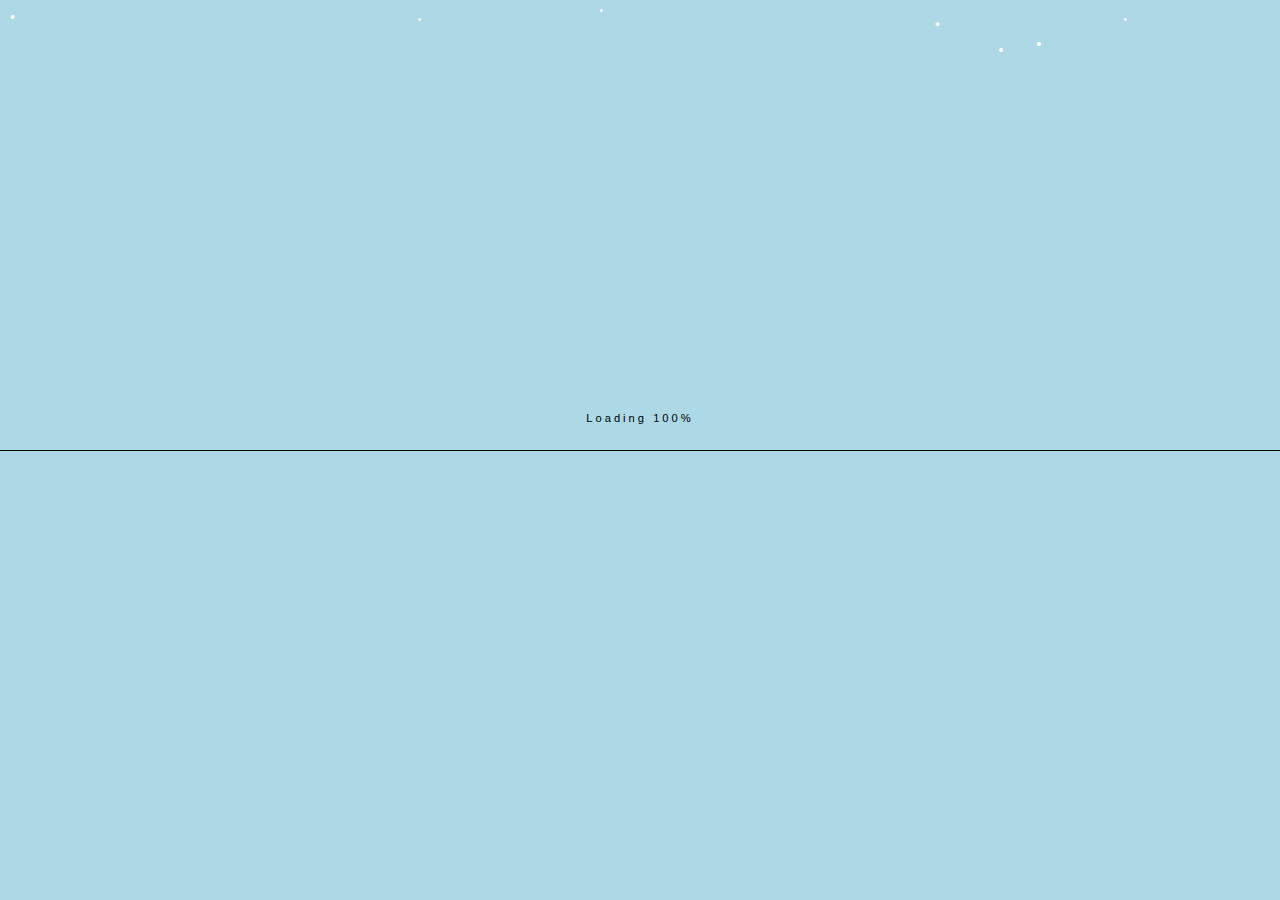
<file: Mission2_VanillaJS/index.html>
<!DOCTYPE html>
<html lang="en">
<head>
    <meta charset="UTF-8">
    <meta http-equiv="X-UA-Compatible" content="IE=edge">
    <meta name="viewport" content="width=device-width, initial-scale=1.0">
    <title>Mission2 - VanillaJS</title>
    <link href='https://fonts.googleapis.com/css?family=Source+Sans+Pro&display=swap' rel="preload" as="style" onload="this.rel='stylesheet'" type='text/css'>
    <link href='https://fonts.googleapis.com/css?family=Baloo+2:400,800&display=swap' rel="preload" as="style" onload="this.rel='stylesheet'" type='text/css'>
    <link rel="stylesheet" href="https://cdn.jsdelivr.net/npm/bootstrap@4.3.1/dist/css/bootstrap.min.css" integrity="sha384-ggOyR0iXCbMQv3Xipma34MD+dH/1fQ784/j6cY/iJTQUOhcWr7x9JvoRxT2MZw1T" crossorigin="anonymous">
    <link href="style.css" rel="preload" as="style" onload="this.rel='stylesheet'"></link>
    <script src="script.js"></script>
</head>
<body class="">
    <div class="content">
        <div id="overlay" style="z-index:100;">
            <div id="progstat"></div>
            <div id="progress"></div>
        </div>
        <div class='snow-flakes'> 
            <div class='flake'></div>
        </div>
        <div>
            <img class="opacity-1" id="awan-2" src="Assets/awan2.png"/>
            <img class="opacity-1" id="awan-3" src="Assets/awan3.png"/>
            <img class="opacity-1" id="awan-4" src="Assets/awan4.png"/>
            <img class="opacity-1" id="awan-5" src="Assets/awan5.png"/>
            <img class="opacity-1" id="awan-6" src="Assets/awan6.png"/>
            <img class="opacity-1" id="awan-7" src="Assets/awan7.png"/>
            <img class="opacity-1" id="awan-8" src="Assets/awan8.png"/>
            <img class="opacity-1" id="awan-9" src="Assets/awan9.png"/>
            <img class="opacity-1" id="awan-10" src="Assets/awan10.png"/>
            <img class="opacity-1" id="awan-11" src="Assets/awan11.png"/>
            <img class="opacity-1" id="awan-12" src="Assets/awan12.png"/>
        </div>
    </body>
</html>
</file>
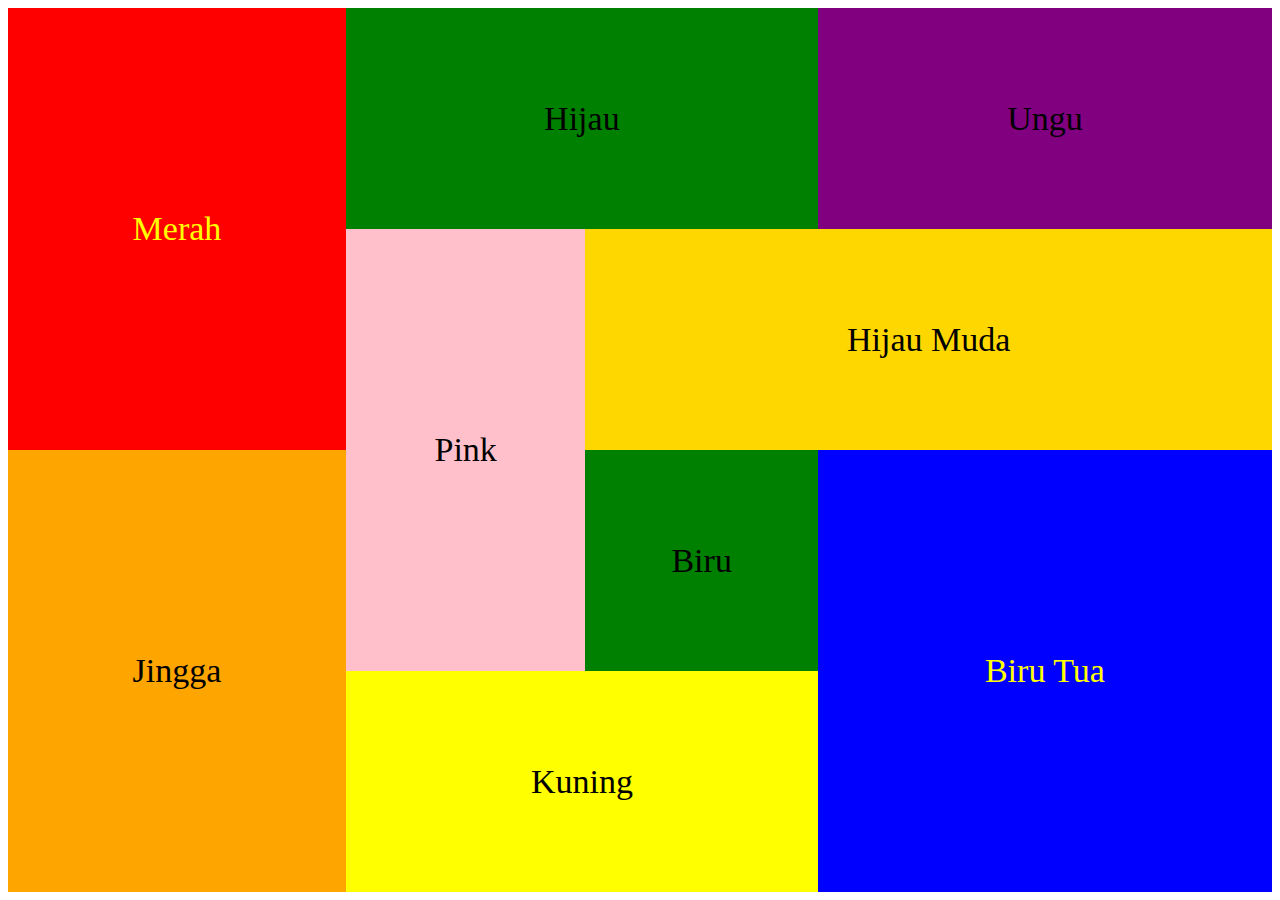
<file: Tugas1/Tugas1.html>
<html> 
    <style>
        table{
            width: 100%;
            height: 100%;
            border-spacing: 0px;
        }
        p{
            font-size: 34px;
            text-align: center;
        }
        .merah{
            background-color: red;
            color:yellow;
        }
        .hijau{
            background-color: green;
        }
        .ungu{
            background-color: purple;
        }
        .pink{
            background-color: pink;
        }
        .hijau-muda{
            background-color: gold;
        }
        .jingga{
            background-color: orange;
        }
        .biru{
            background-color: green;
        }
        .biru-tua{
            background-color: blue;
            color: yellow;
        }
        .kuning{
            background-color: yellow;
        }
        </style>
    <head>
        <title>Tugas 1</title>
    </head>
    <body>
        <table>
            <tr>
                <td class="merah" rowspan="2">
                    <p>Merah</p>
                </td>
                <td class="hijau" colspan="2">
                    <p>Hijau</p>
                </td>
                <td class="ungu" colspan="2">
                    <p>Ungu</p> 
                </td>
            </tr>
            <tr>
                <td class="pink" rowspan="2">
                    <p>Pink</p> 
                </td>
                <td class="hijau-muda" colspan="3">
                    <p>Hijau Muda</p> 
                </td>
            </tr>
            <tr>
                <td class="jingga" rowspan="2">
                    <p>Jingga</p> 
                </td>
                <td class="biru" >
                    <p>Biru</p>
                </td>
                <td class="biru-tua" rowspan="2" colspan="2">
                    <p>Biru Tua</p>
                </td>
            </tr>
            <tr>
                <td class="kuning" colspan="2">
                    <p>Kuning</p>
                </td>
            </tr>
        </table>
    </body>
</html>
</file>
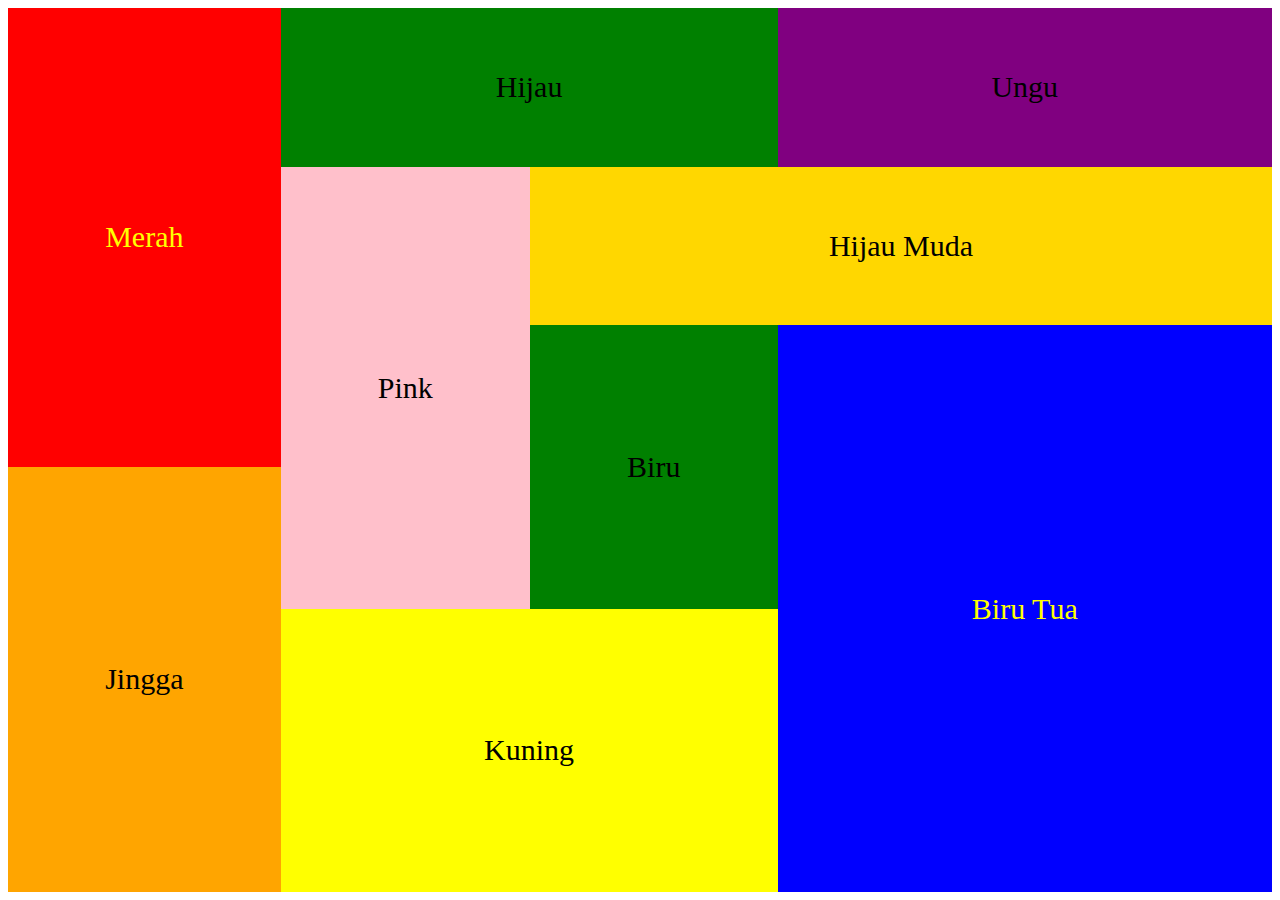
<file: tugas_1/Tugas1(Gird).html>
<html> 
    <style>
        .grid-container {
            display: grid;
            width: 100%;
            height: 100%;
        }
        .grid-item {
            display: flex;
            font-size: 30px;
            align-items: center;
            justify-content: center;
        }
        .item1 {
            grid-column: 1 ;
            grid-row: 1 / span 3;
            background-color: red;
            color: yellow;
        }
        .item2 {
            grid-column: 2 / span 2 ;
            background-color: green;
        }
        .item3 {
            grid-column: 4 / span 2 ;
            background-color: purple;
        }
        .item4 {
            grid-column: 2 ;
            grid-row: 2 / span 3;
            background-color: pink;
        }
        .item5 {
            grid-column: 3 / span 3;
            grid-row: 2 ;
            background-color: gold;
        }
        .item6 {
            grid-column: 3 ;
            grid-row: 3 / span 2;
            background-color: green;
        }
        .item7 {
            grid-column: 4 / span 2;
            grid-row: 3 / span 4;
            background-color: blue;
            color: yellow;
        }
        .item8 {
            grid-column: 1 ;
            grid-row: 4 / span 3;
            background-color: orange;
        }
        .item9 {
            grid-column: 2 / span 2;
            grid-row: 5 / span 2;
            background-color: yellow;
        }
    </style>
    <head>
        <title>Tugas 1</title>
    </head>
    <body>
        <div class="grid-container">
            <div class="grid-item item1">Merah</div>
            <div class="grid-item item2">Hijau</div>
            <div class="grid-item item3">Ungu</div>
            <div class="grid-item item4">Pink</div>
            <div class="grid-item item5">Hijau Muda</div>
            <div class="grid-item item6">Biru</div>
            <div class="grid-item item7">Biru Tua</div>
            <div class="grid-item item8">Jingga</div>
            <div class="grid-item item9">Kuning</div>
          </div>
    </body>
</html>
</file>
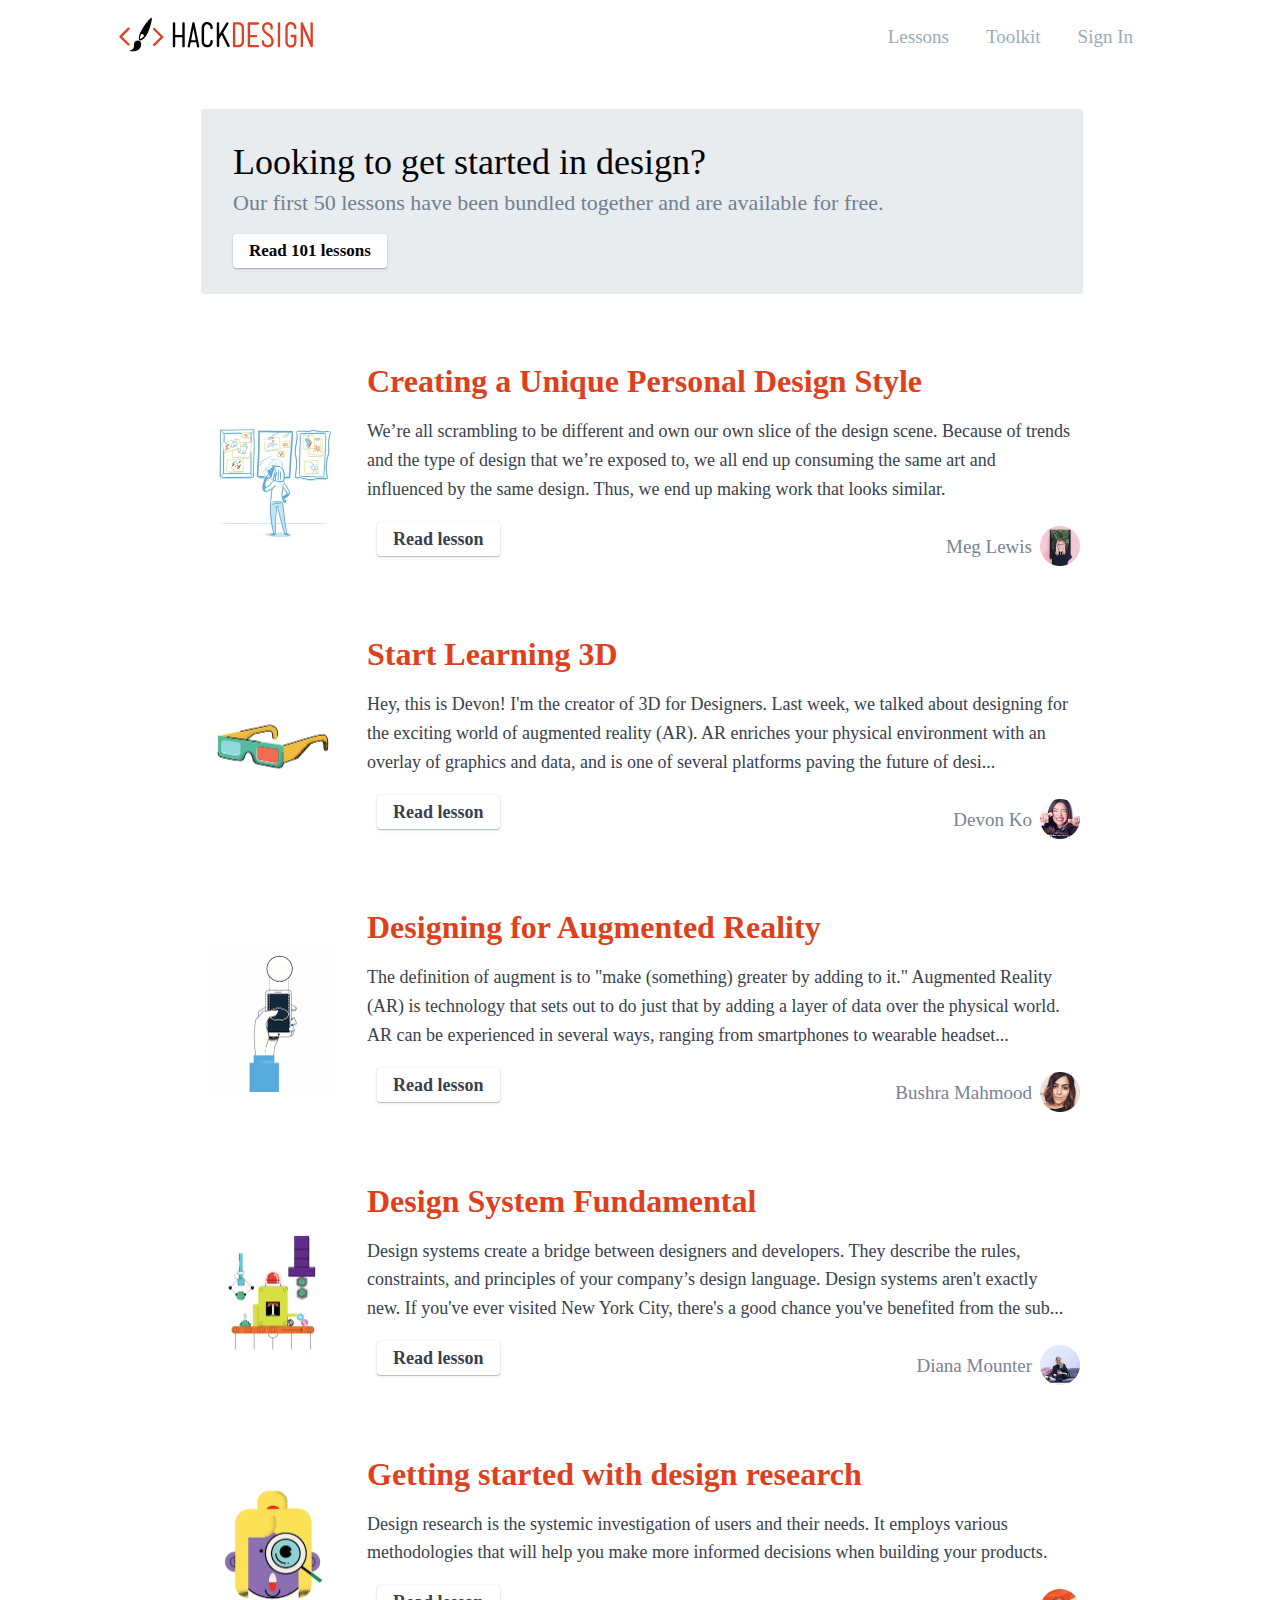
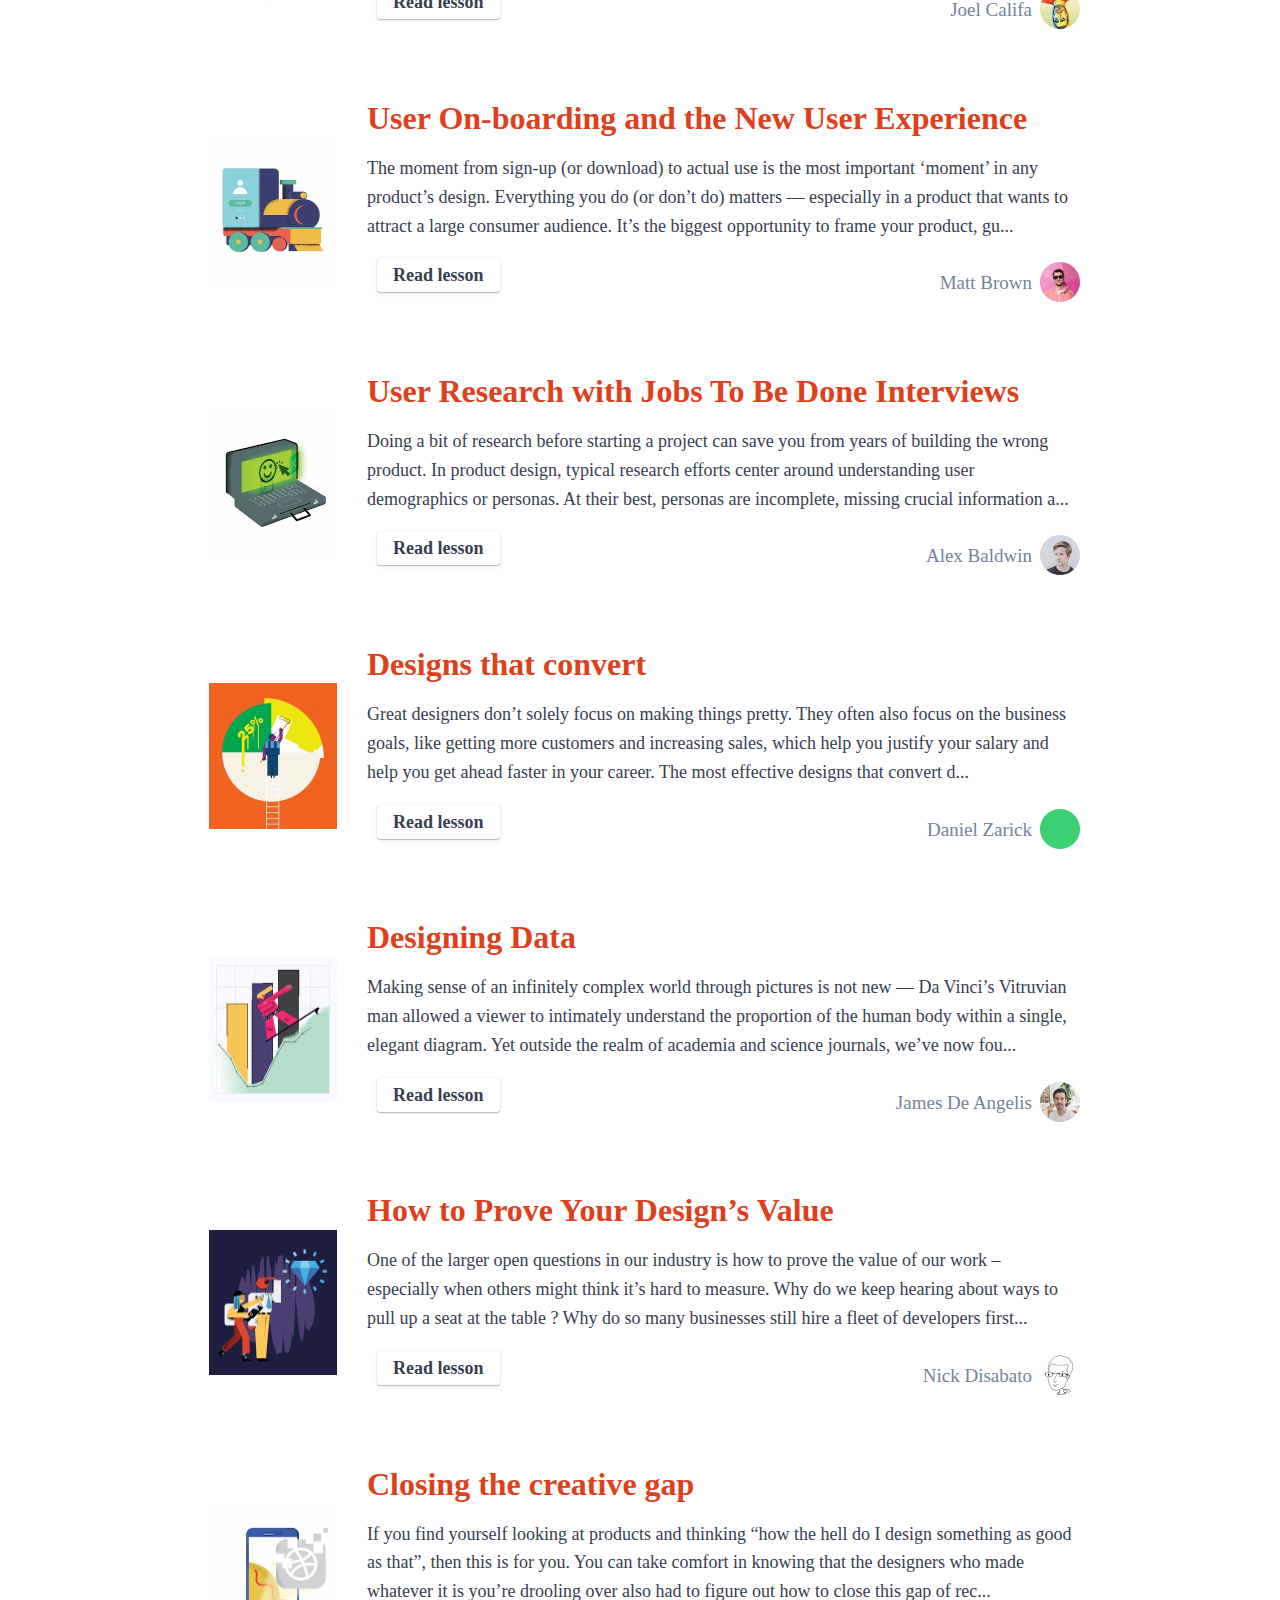
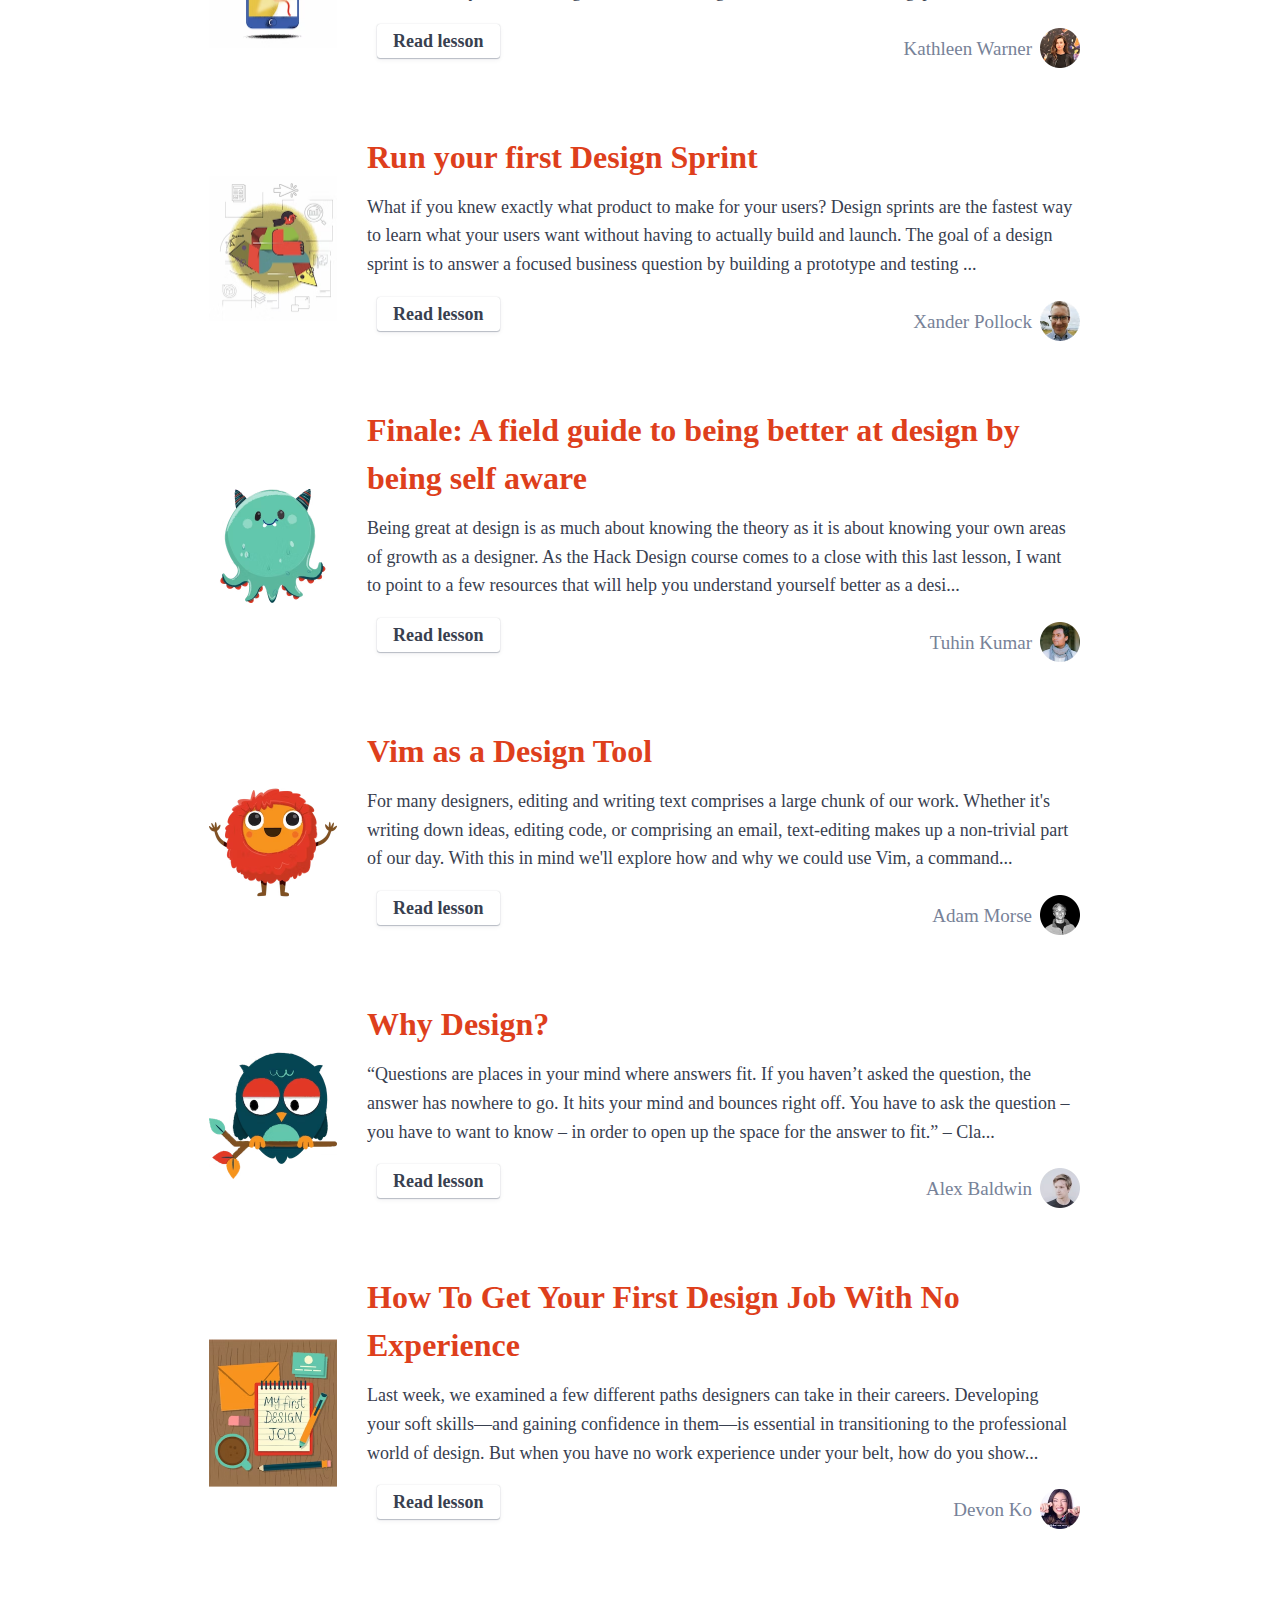
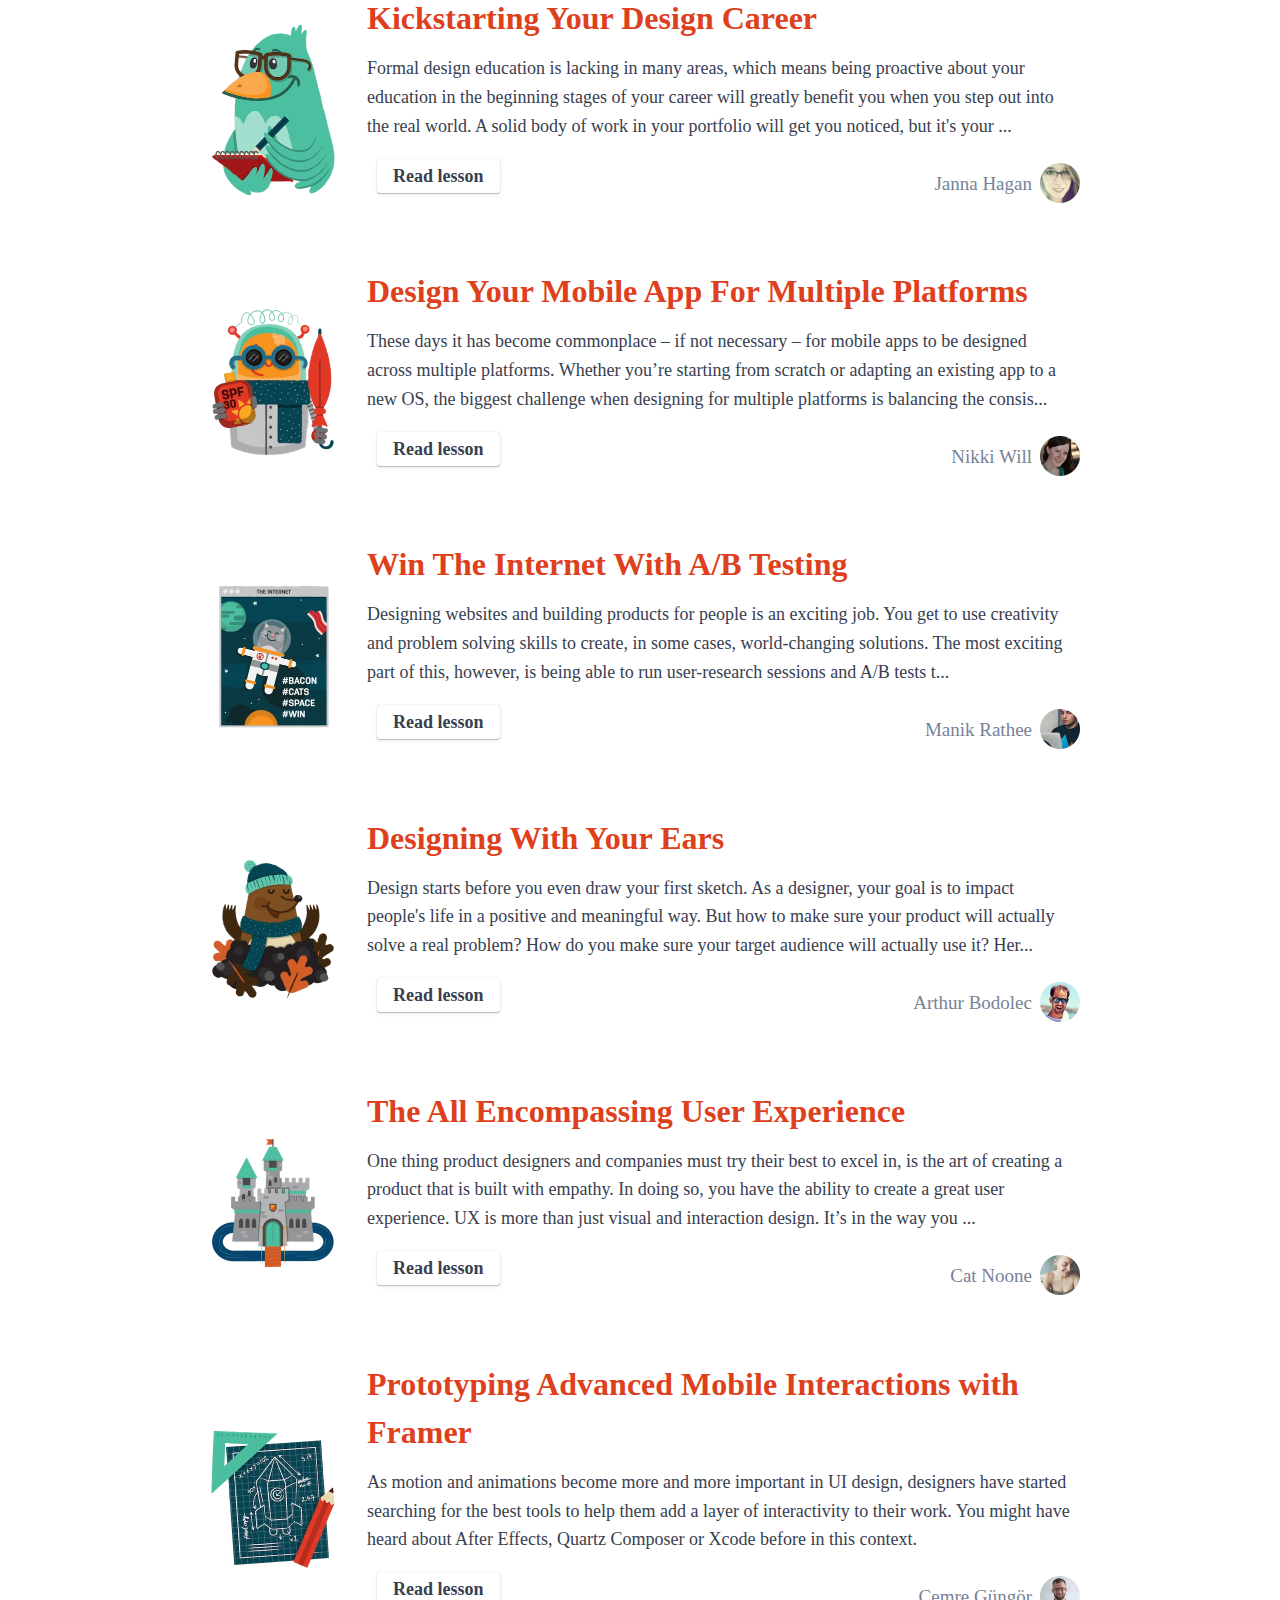
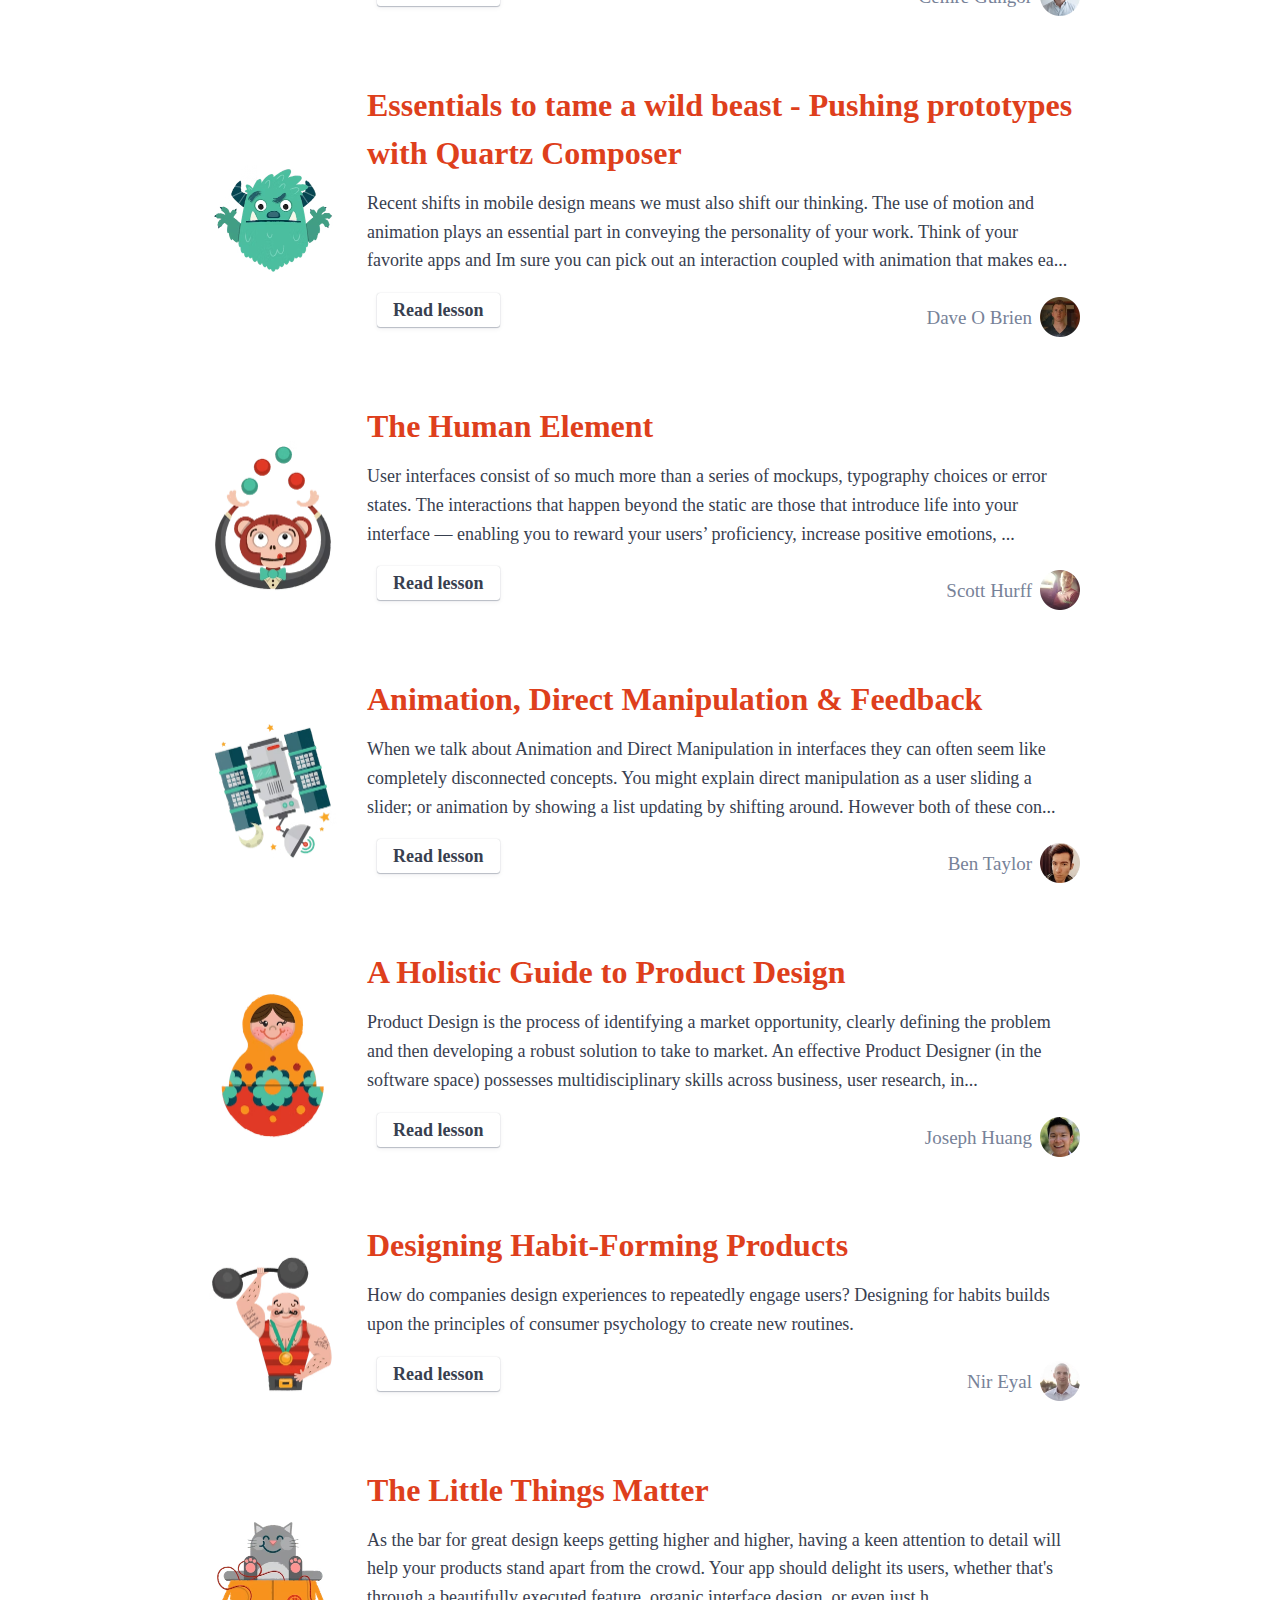
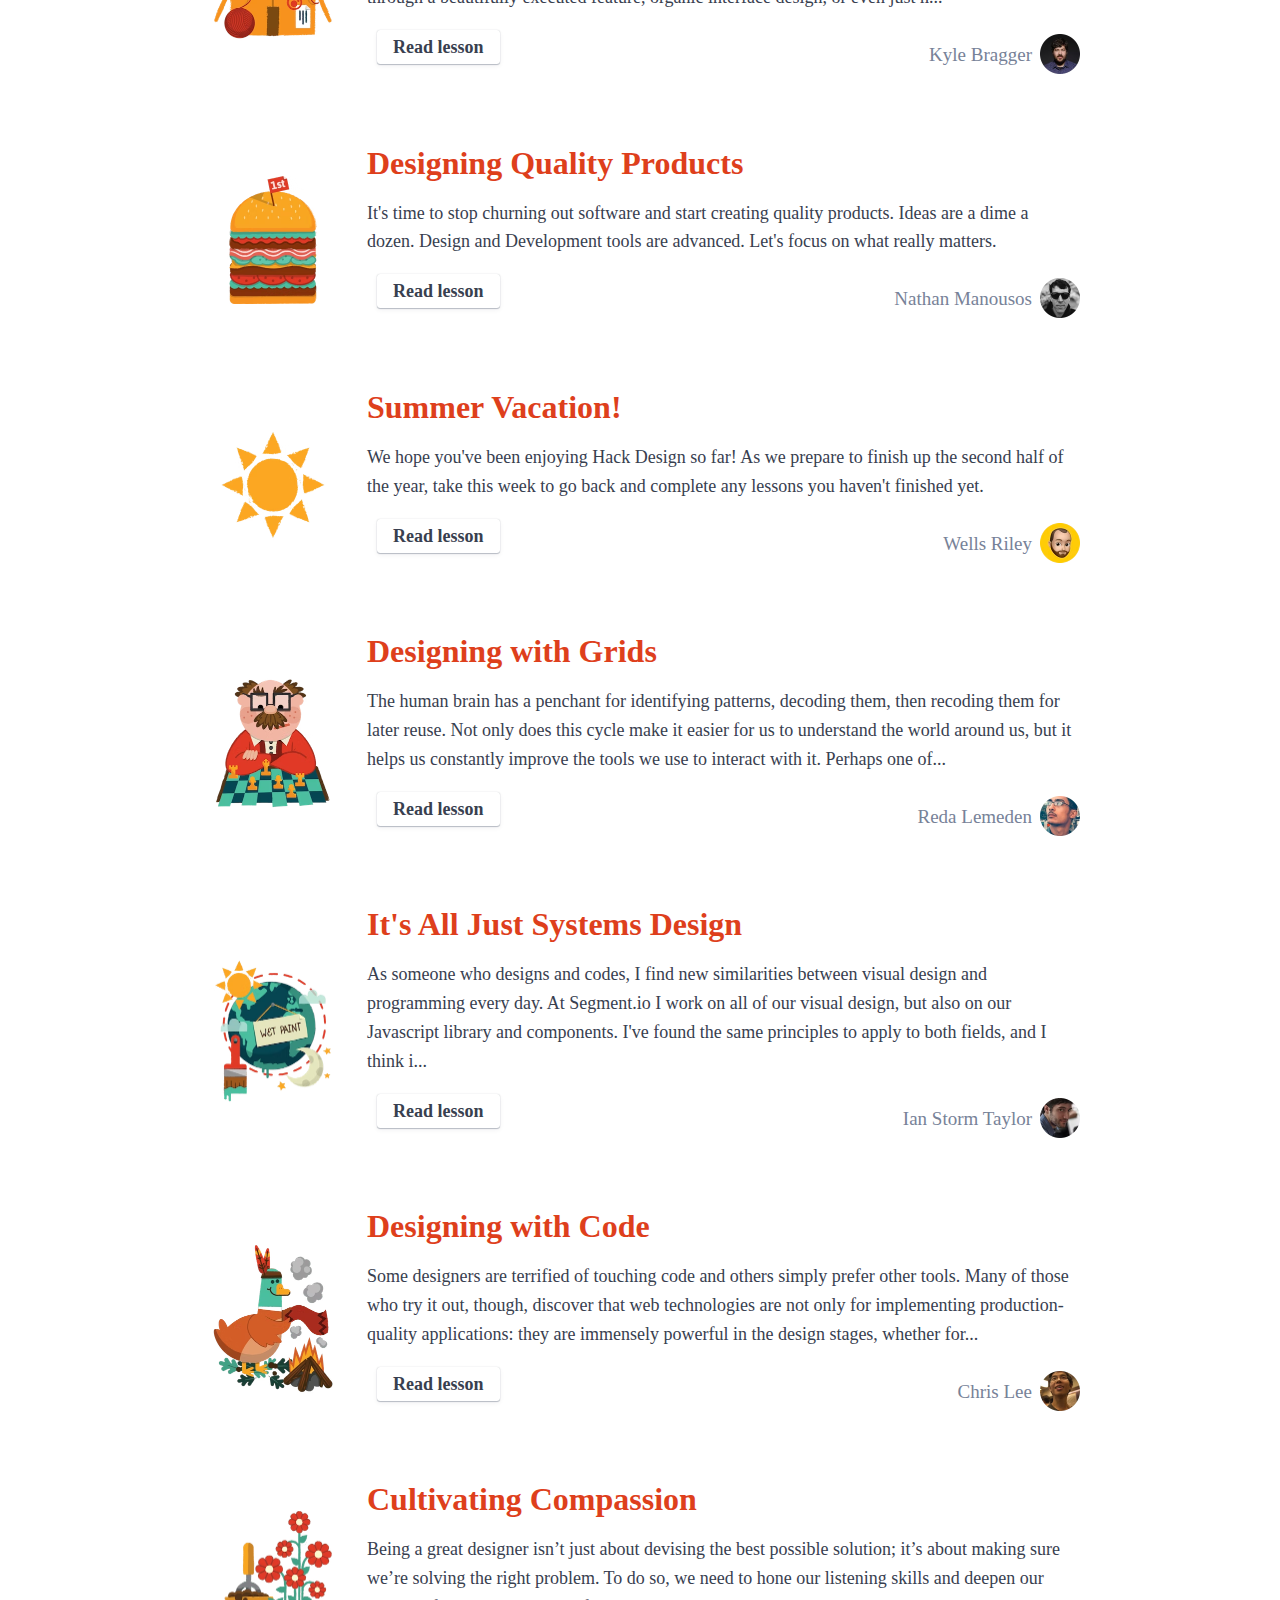
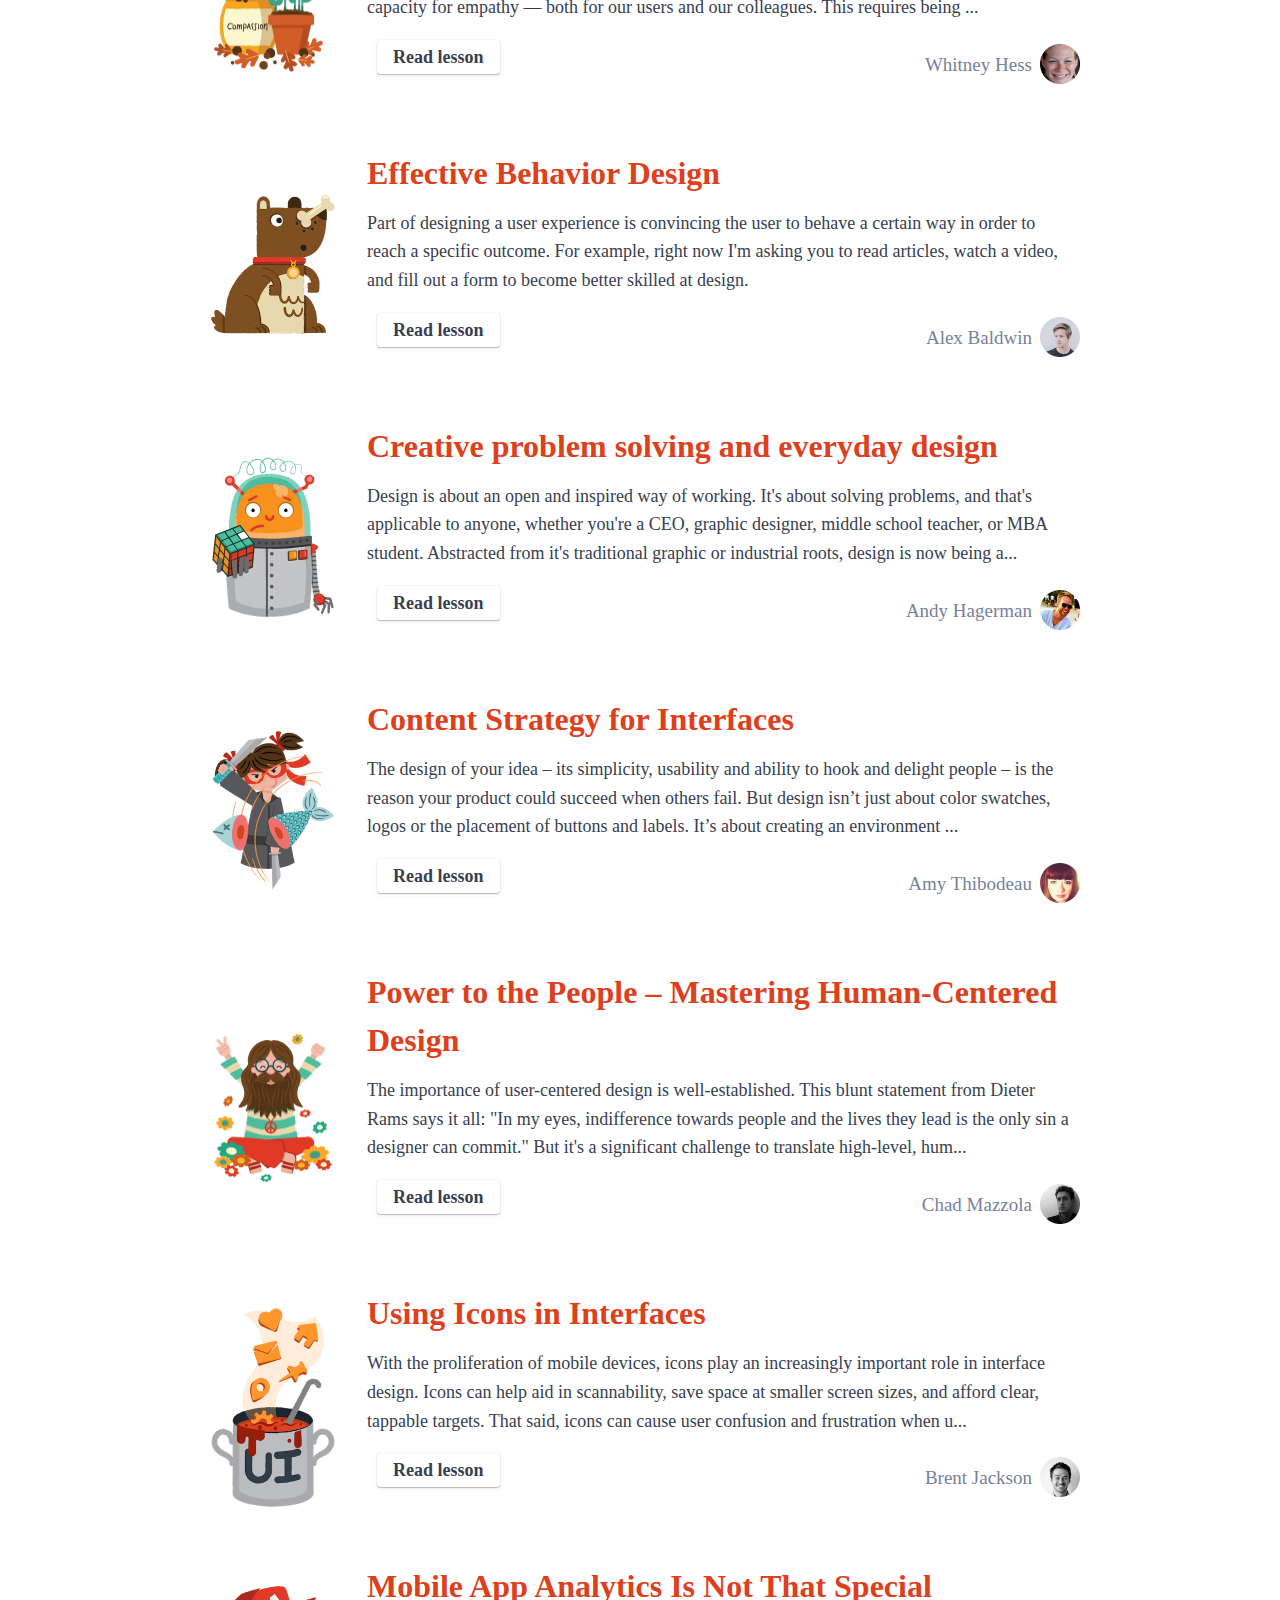
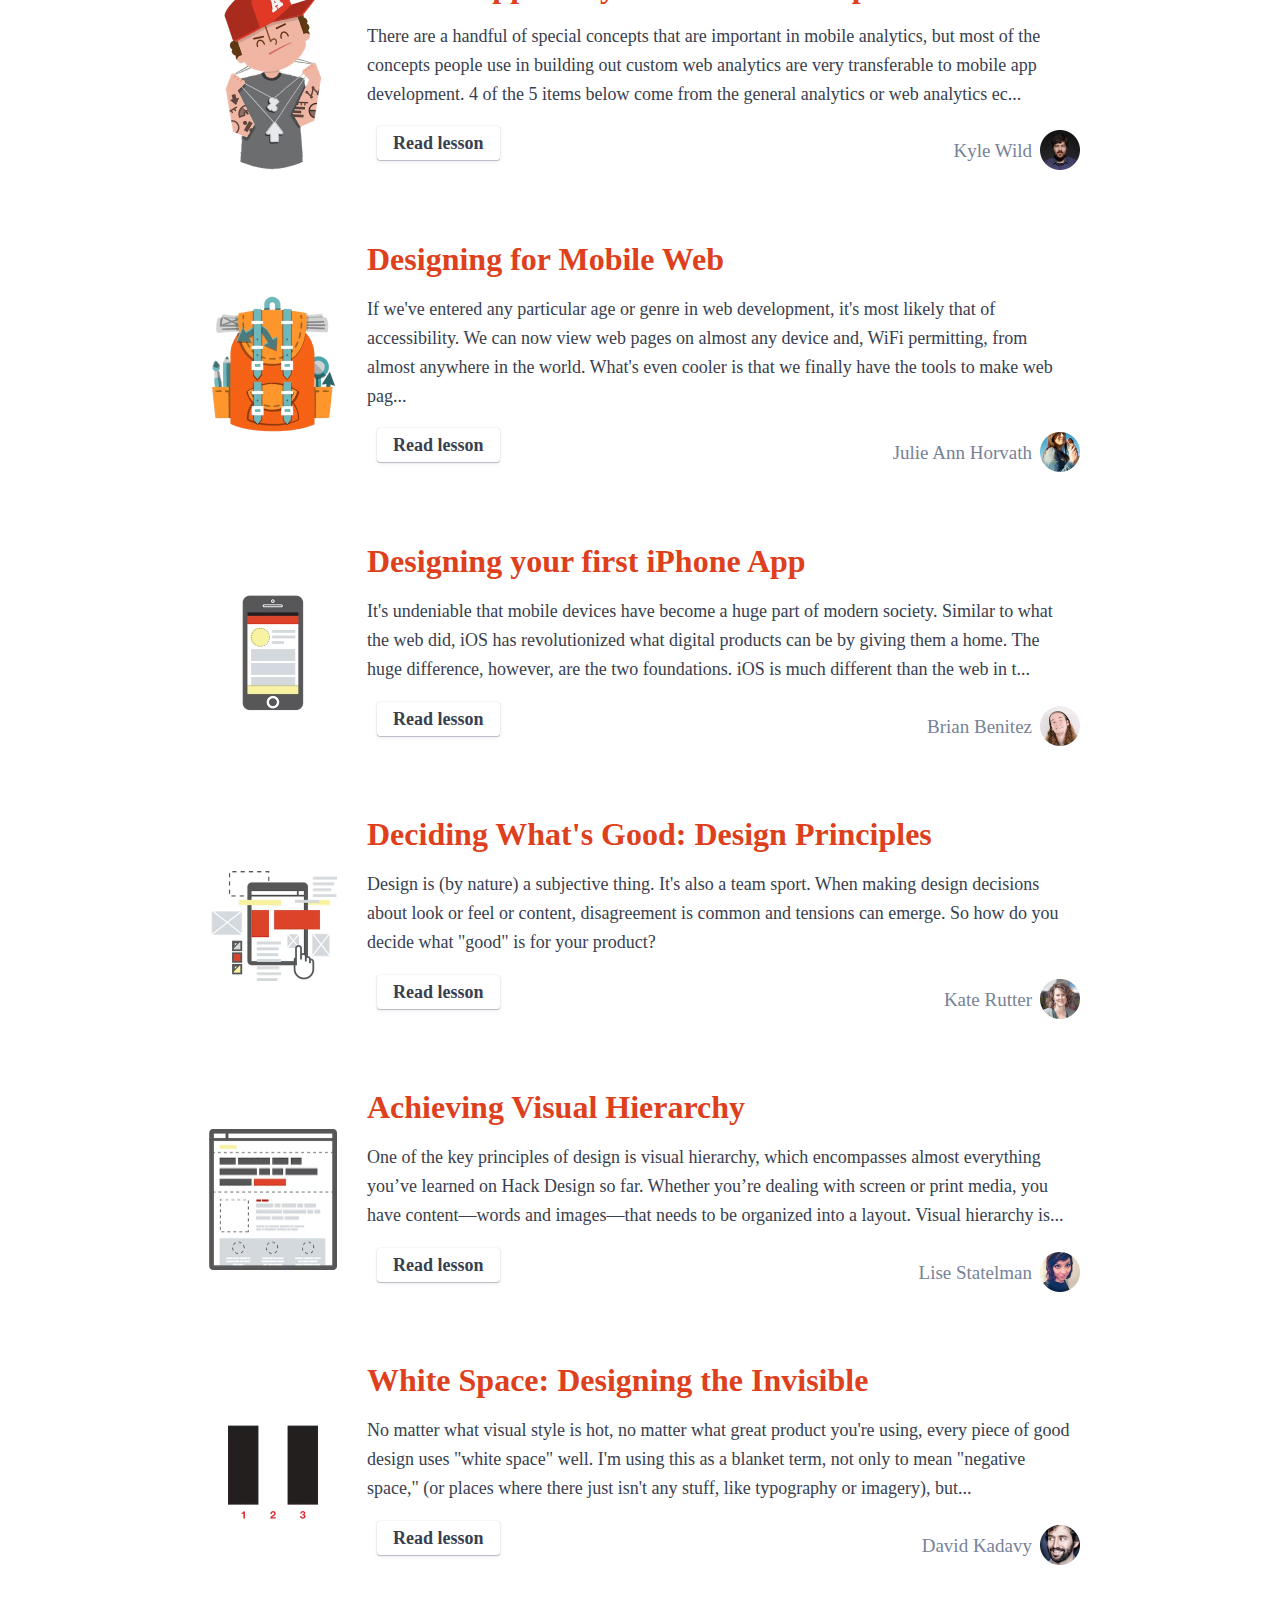
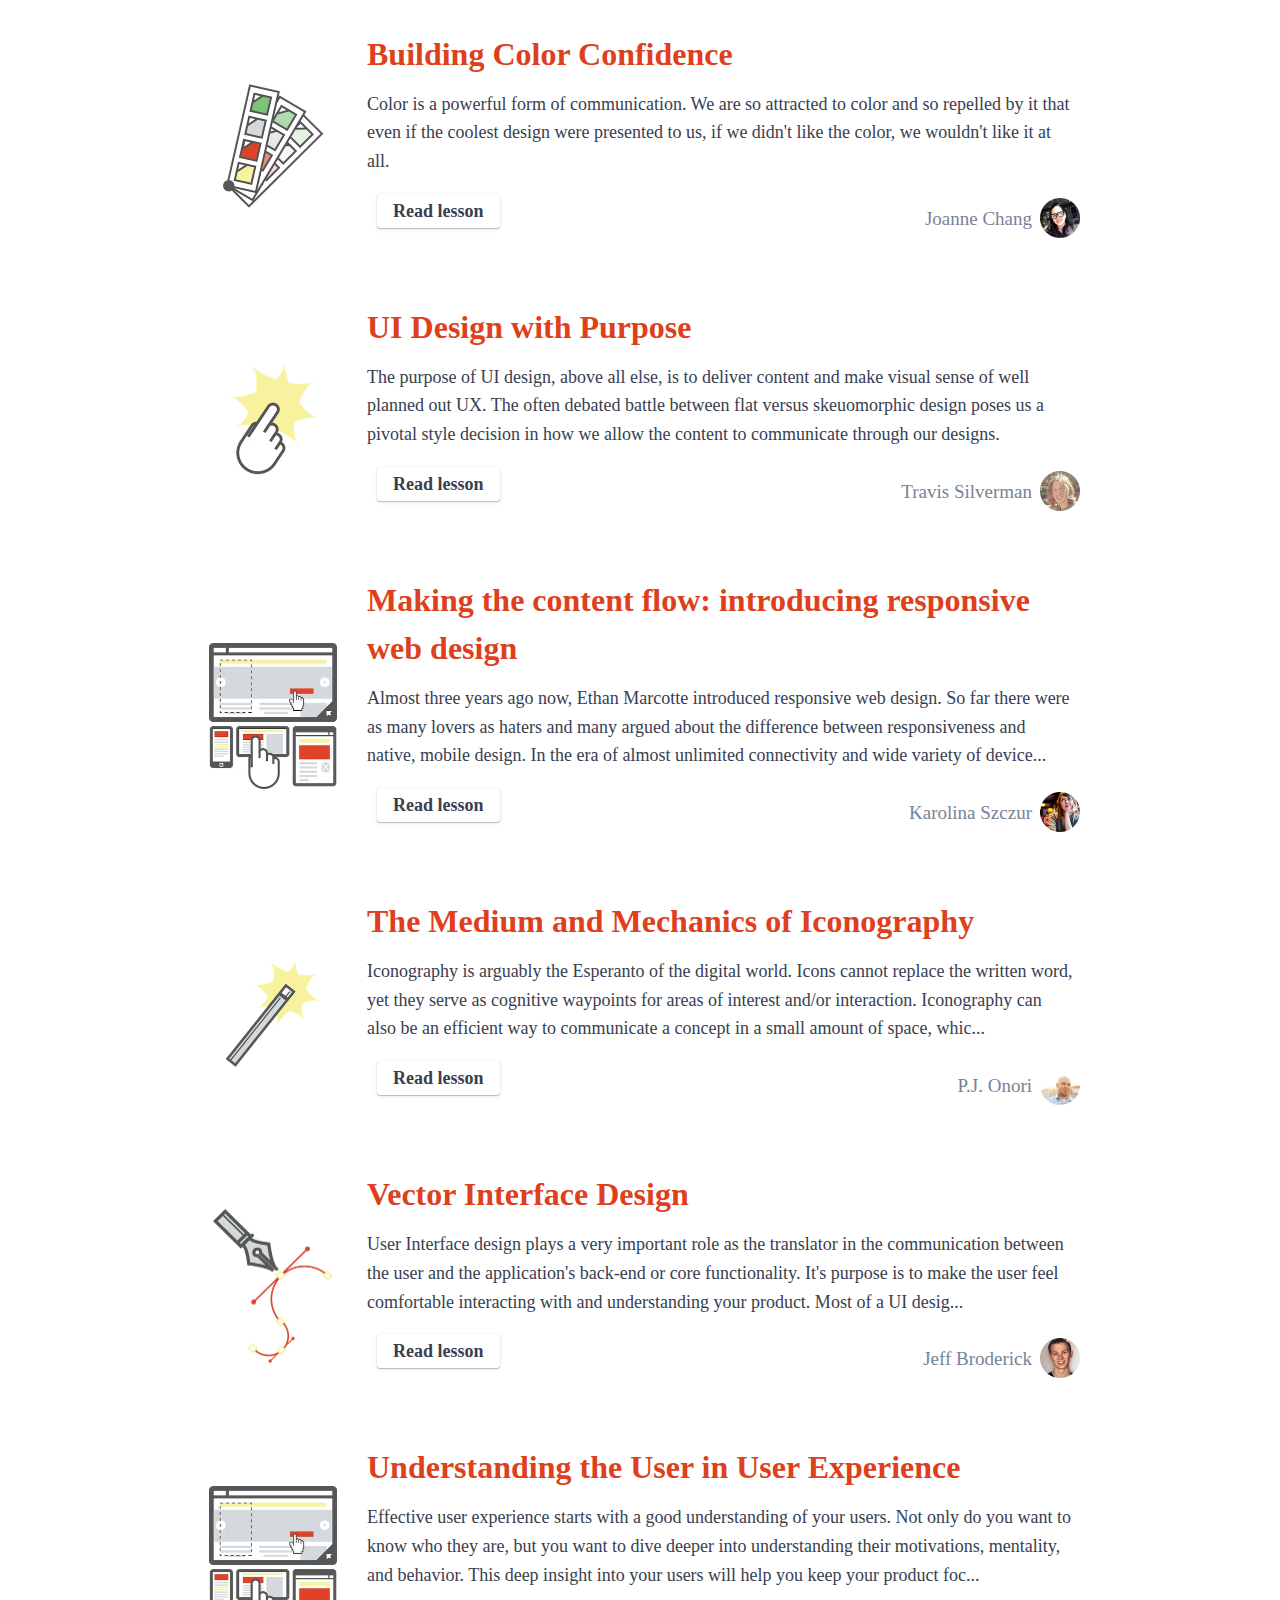
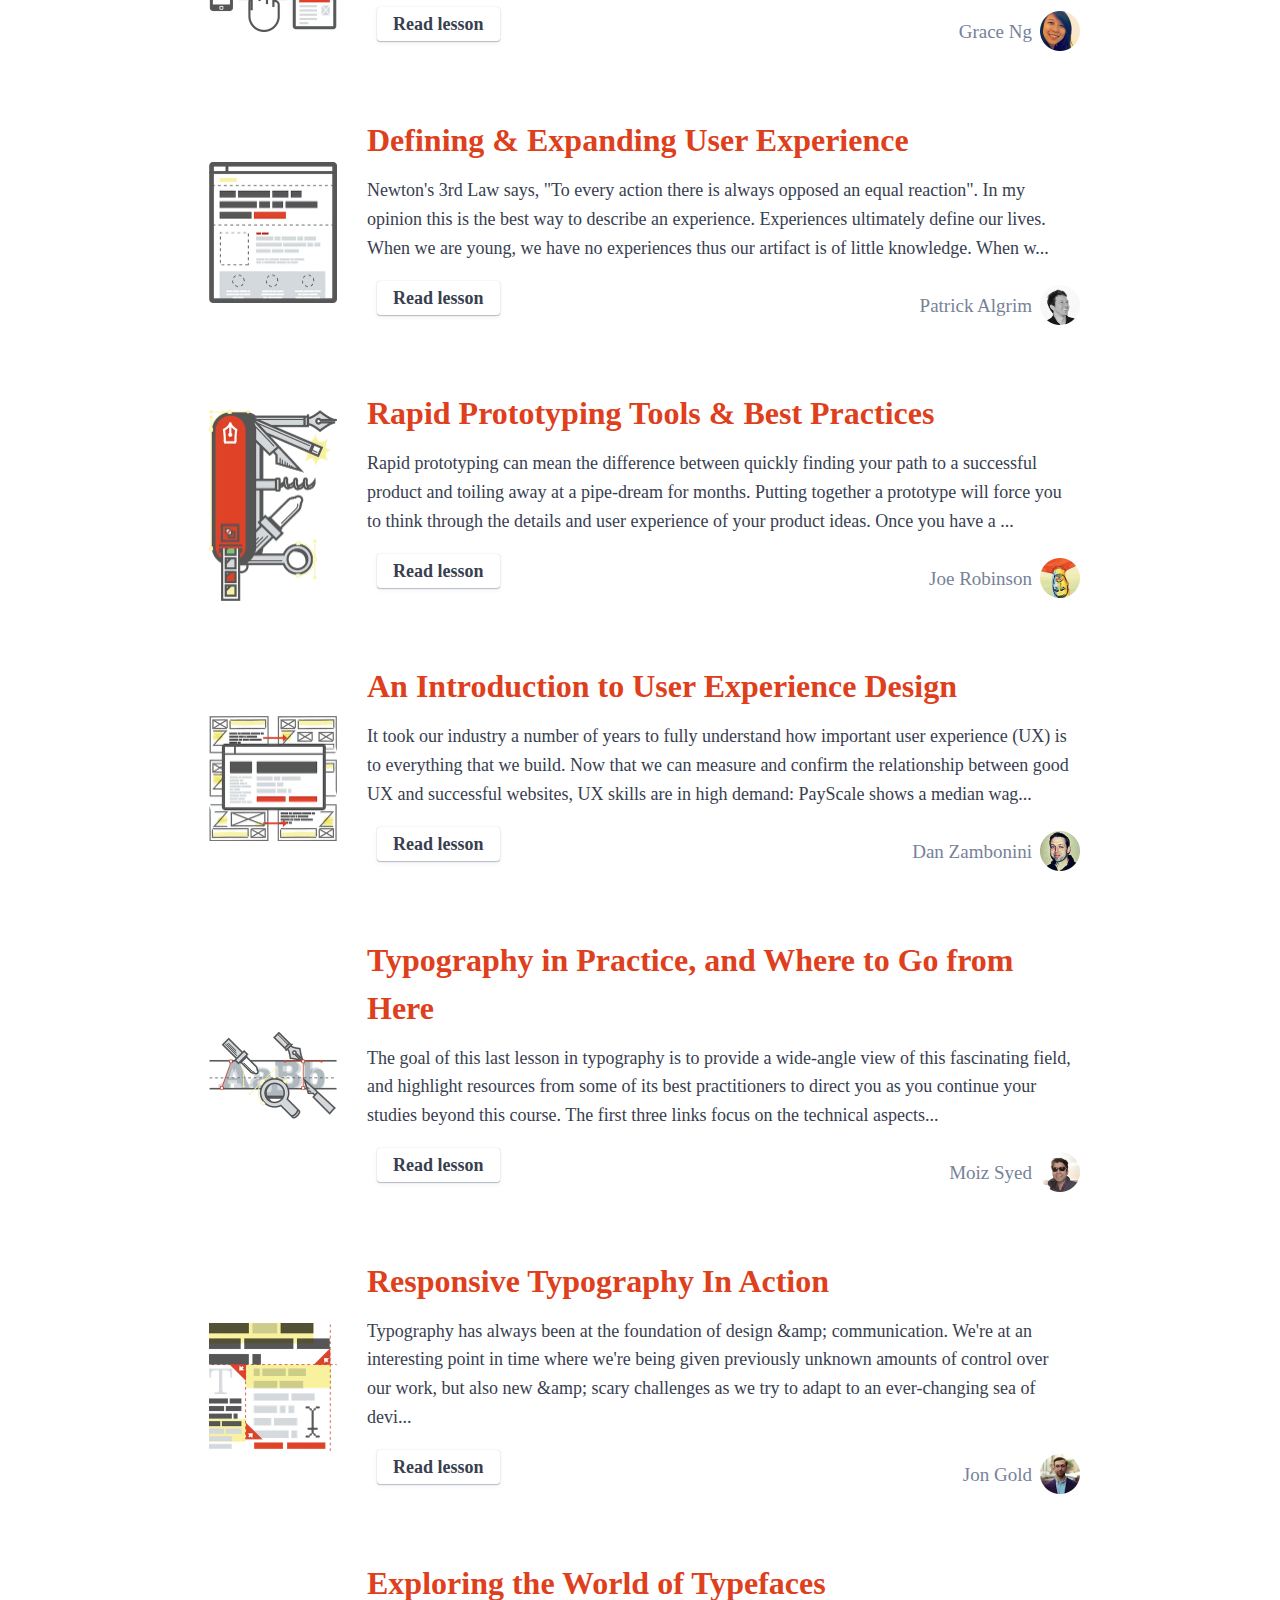
<file: tugas_2/Tugas2.html>
<html>
    <head>
        <link rel="stylesheet" href="style.css">
        <meta charset="UTF-8">
        <link rel="icon" href="icon.png">
        <title>All Design Lessons - Hack Design</title>
        <meta name="viewport" content="width=device-width, initial-scale=1">
    </head>
    <body>
        <header>
            <div class="container">
                <div class="flex-none">
                    <a href="/"><img src="logo.svg" width="200" alt=""></a>
                </div>
                <div></div>
                <div class="flex-none">
                    <nav class="h5">
                        <a class="gray" href="">Lessons</a>
                        <a class="gray" href="">Toolkit</a>
                        <a class="gray" href="">Sign In</a>
                    </nav>
                </div>
            </div>
        </header>
        <article class="col-12 md-col-9 mx-auto">
          <div>
            <div class="clear bg-grey">
              <div class="kotak">
                <h1>Looking to get started in design?</h1>
                <h1 class="second">Our first 50 lessons have been bundled together and are available for free.</h1>
                <p><a class="bg-white" href="">Read 101 lessons</a></p>
              </div>
            </div>
            <div class="clear flex-center mb4">
              <div class="flex-none mr3">
                <div class="md-show"><img src="1.avif" width="128" ></div>        
              </div>
              <div class="flex-auto prose">
                  <h3 class="serif mt0 mb2 semibold red">Creating a Unique Personal Design Style</h3>
                  <p class="med-gray">We’re all scrambling to be different and own our own slice of the design scene. Because of trends and the type of design that we’re exposed to, we all end up consuming the same art and influenced by the same design. Thus, we end up making work that looks similar.</p>
                  <div class="flex-center mr3">
                    <div class="flex-none mr1">
                      <p class="m0"><a class="btn btn-outline shadow" href="">Read lesson</a></p>
                    </div>
                    <div class="flex-auto"></div>
                    <div class="flex-none mr1">
                      <img class="lazyload" src="meg-lewis.avif" width="40">
                    </div>
                    <div class="flex-none">
                      <h5 class="h5 med-gray regular">Meg Lewis</h5>
                    </div>
                  </div>
                </div>
            </div>
            <div class="clear flex-center mb4">
              <div class="flex-none mr3">
                <div class="md-show"><img src="2.avif" width="128" ></div>         
              </div>
              <div class="flex-auto prose">
                <h3 class="serif mt0 mb2 semibold red">Start Learning 3D</h3>
                <p class="med-gray">Hey, this is Devon! I&#39;m the creator of 3D for Designers. Last week, we talked about designing for the exciting world of augmented reality (AR). AR enriches your physical environment with an overlay of graphics and data, and is one of several platforms paving the future of desi...</p>
                <div class="flex-center mr3">
                  <div class="flex-none mr1">
                    <p class="m0"><a class="btn btn-outline shadow" href="">Read lesson</a></p>
                  </div>
                  <div class="flex-auto"></div>
                  <div class="flex-none mr1">
                    <img class="lazyload" src="devon.avif" width="40">
                  </div>
                  <div class="flex-none">
                    <h5 class="h5 med-gray regular">Devon Ko</h5>
                  </div>
                </div>
              </div>
            </div>
            <div class="clear flex-center mb4">
              <div class="flex-none mr3">
                <div class="md-show"><img src="3.avif" width="128" ></div>         
              </div>
              <div class="flex-auto prose">
                <h3 class="serif mt0 mb2 semibold red">Designing for Augmented Reality </h3>
                <p class="med-gray">The definition of augment is to &quot;make (something) greater by adding to it.&quot; Augmented Reality (AR) is technology that sets out to do just that by adding a layer of data over the physical world. AR can be experienced in several ways, ranging from smartphones to wearable headset...</p>
                <div class="flex-center mr3">
                  <div class="flex-none mr1">
                    <p class="m0"><a class="btn btn-outline shadow" href="">Read lesson</a></p>
                  </div>
                  <div class="flex-auto"></div>
                  <div class="flex-none mr1">
                    <img class="lazyload" src="bushra.avif" width="40">
                  </div>
                  <div class="flex-none">
                    <h5 class="h5 med-gray regular">Bushra Mahmood</h5>
                  </div>
                </div>
              </div>
            </div>
            <div class="clear flex-center mb4">
              <div class="flex-none mr3">
                <div class="md-show"><img src="4.avif" width="128" ></div>       
              </div>
              <div class="flex-auto prose">
                <h3 class="serif mt0 mb2 semibold red">Design System Fundamental</h3>
                <p class="med-gray">Design systems create a bridge between designers and developers. They describe the rules, constraints, and principles of your company’s design language. Design systems aren&#39;t exactly new. If you&#39;ve ever visited New York City, there&#39;s a good chance you&#39;ve benefited from the sub...</p>
                <div class="flex-center mr3">
                  <div class="flex-none mr1">
                    <p class="m0"><a class="btn btn-outline shadow" href="">Read lesson</a></p>
                  </div>
                  <div class="flex-auto"></div>
                  <div class="flex-none mr1">
                    <img class="lazyload" src="diana.avif" width="40">
                  </div>
                  <div class="flex-none">
                    <h5 class="h5 med-gray regular">Diana Mounter</h5>
                  </div>
                </div>
              </div>
            </div>
            <div class="clear flex-center mb4">
              <div class="flex-none mr3">
                <div class="md-show"><img src="5.avif" width="128" ></div>        
              </div>
              <div class="flex-auto prose">
                <h3 class="serif mt0 mb2 semibold red">Getting started with design research</h3>
                <p class="med-gray">Design research is the systemic investigation of users and their needs. It employs various methodologies that will help you make more informed decisions when building your products.</p>
                <div class="flex-center mr3">
                  <div class="flex-none mr1">
                    <p class="m0"><a class="btn btn-outline shadow" href="">Read lesson</a></p>
                  </div>
                  <div class="flex-auto"></div>
                  <div class="flex-none mr1">
                    <img class="lazyload" src="joel.avif" width="40">
                  </div>
                  <div class="flex-none">
                    <h5 class="h5 med-gray regular">Joel Califa</h5>
                  </div>
                </div>
              </div>
            </div>
            <div class="clear flex-center mb4">
              <div class="flex-none mr3">
                <div class="md-show"><img src="6.avif" width="128"></div>         
              </div>
              <div class="flex-auto prose">
                <h3 class="serif mt0 mb2 semibold red">User On-boarding and the New User Experience</h3>
                <p class="med-gray">The moment from sign-up (or download) to actual use is the most important ‘moment’ in any product’s design. Everything you do (or don’t do) matters — especially in a product that wants to attract a large consumer audience. It’s the biggest opportunity to frame your product, gu...</p>
                <div class="flex-center mr3">
                  <div class="flex-none mr1">
                    <p class="m0"><a class="btn btn-outline shadow" href="">Read lesson</a></p>
                  </div>
                  <div class="flex-auto"></div> 
                  <div class="flex-none mr1">
                    <img class="lazyload" src="matt.avif" width="40">
                  </div>
                  <div class="flex-none">
                    <h5 class="h5 med-gray regular">Matt Brown</h5>
                  </div>
                </div>
              </div>
            </div>
            <div class="clear flex-center mb4">
              <div class="flex-none mr3">
                <div class="md-show"><img src="7.avif" width="128"></div>         
              </div>
              <div class="flex-auto prose">
                <h3 class="serif mt0 mb2 semibold red">User Research with Jobs To Be Done Interviews</h3>
                <p class="med-gray">Doing a bit of research before starting a project can save you from years of building the wrong product. In product design, typical research efforts center around understanding user demographics or personas. At their best, personas are incomplete, missing crucial information a...</p>
                <div class="flex-center mr3">
                  <div class="flex-none mr1">
                    <p class="m0"><a class="btn btn-outline shadow" href="">Read lesson</a></p>
                  </div>
                  <div class="flex-auto"></div> 
                  <div class="flex-none mr1">
                    <img class="lazyload" src="alex.avif" width="40">
                  </div>
                  <div class="flex-none">
                    <h5 class="h5 med-gray regular">Alex Baldwin</h5>
                  </div>
                </div>
              </div>
            </div>
            <div class="clear flex-center mb4">
              <div class="flex-none mr3">
                <div class="md-show"><img src="8.avif" width="128"></div>         
              </div>
              <div class="flex-auto prose">
                <h3 class="serif mt0 mb2 semibold red">Designs that convert</h3>
                <p class="med-gray">Great designers don’t solely focus on making things pretty. They often also focus on the business goals, like getting more customers and increasing sales, which help you justify your salary and help you get ahead faster in your career. The most effective designs that convert d...</p>
                <div class="flex-center mr3">
                  <div class="flex-none mr1">
                    <p class="m0"><a class="btn btn-outline shadow" href="">Read lesson</a></p>
                  </div>
                  <div class="flex-auto"></div> 
                  <div class="flex-none mr1">
                    <img class="lazyload" src="daniel.avif" width="40">
                  </div>
                  <div class="flex-none">
                    <h5 class="h5 med-gray regular">Daniel Zarick</h5>
                  </div>
                </div>
              </div>
            </div>
            <div class="clear flex-center mb4">
              <div class="flex-none mr3">
                <div class="md-show"><img src="9.avif" width="128"></div>         
              </div>
              <div class="flex-auto prose">
                <h3 class="serif mt0 mb2 semibold red">Designing Data</h3>
                <p class="med-gray">Making sense of an infinitely complex world through pictures is not new — Da Vinci’s Vitruvian man allowed a viewer to intimately understand the proportion of the human body within a single, elegant diagram. Yet outside the realm of academia and science journals, we’ve now fou...</p>
                <div class="flex-center mr3">
                  <div class="flex-none mr1">
                    <p class="m0"><a class="btn btn-outline shadow" href="">Read lesson</a></p>
                  </div>
                  <div class="flex-auto"></div> 
                  <div class="flex-none mr1">
                    <img class="lazyload" src="james.avif" width="40">
                  </div>
                  <div class="flex-none">
                    <h5 class="h5 med-gray regular">James De Angelis</h5>
                  </div>
                </div>
              </div>
            </div>
            <div class="clear flex-center mb4">
              <div class="flex-none mr3">
                <div class="md-show"><img src="10.avif" width="128"></div>         
              </div>
              <div class="flex-auto prose">
                <h3 class="serif mt0 mb2 semibold red">How to Prove Your Design’s Value</h3>
                <p class="med-gray">One of the larger open questions in our industry is how to prove the value of our work – especially when others might think it’s hard to measure. Why do we keep hearing about ways to pull up a seat at the table ? Why do so many businesses still hire a fleet of developers first...</p>
                <div class="flex-center mr3">
                  <div class="flex-none mr1">
                    <p class="m0"><a class="btn btn-outline shadow" href="">Read lesson</a></p>
                  </div>
                  <div class="flex-auto"></div> 
                  <div class="flex-none mr1">
                    <img class="lazyload" src="nick.avif" width="40">
                  </div>
                  <div class="flex-none">
                    <h5 class="h5 med-gray regular">Nick Disabato</h5>
                  </div>
                </div>
              </div>
            </div>
            <div class="clear flex-center mb4">
              <div class="flex-none mr3">
                <div class="md-show"><img src="11.avif" width="128"></div>         
              </div>
              <div class="flex-auto prose">
                <h3 class="serif mt0 mb2 semibold red">Closing the creative gap</h3>
                <p class="med-gray">If you find yourself looking at products and thinking “how the hell do I design something as good as that”, then this is for you. You can take comfort in knowing that the designers who made whatever it is you’re drooling over also had to figure out how to close this gap of rec...</p>
                <div class="flex-center mr3">
                  <div class="flex-none mr1">
                    <p class="m0"><a class="btn btn-outline shadow" href="">Read lesson</a></p>
                  </div>
                  <div class="flex-auto"></div> 
                  <div class="flex-none mr1">
                    <img class="lazyload" src="Kathleen.avif" width="40">
                  </div>
                  <div class="flex-none">
                    <h5 class="h5 med-gray regular">Kathleen Warner</h5>
                  </div>
                </div>
              </div>
            </div>
            <div class="clear flex-center mb4">
              <div class="flex-none mr3">
                <div class="md-show"><img src="12.avif" width="128"></div>         
              </div>
              <div class="flex-auto prose">
                <h3 class="serif mt0 mb2 semibold red">Run your first Design Sprint</h3>
                <p class="med-gray">What if you knew exactly what product to make for your users? Design sprints are the fastest way to learn what your users want without having to actually build and launch. The goal of a design sprint is to answer a focused business question by building a prototype and testing ...</p>
                <div class="flex-center mr3">
                  <div class="flex-none mr1">
                    <p class="m0"><a class="btn btn-outline shadow" href="">Read lesson</a></p>
                  </div>
                  <div class="flex-auto"></div> 
                  <div class="flex-none mr1">
                    <img class="lazyload" src="Xander.avif" width="40">
                  </div>
                  <div class="flex-none">
                    <h5 class="h5 med-gray regular">Xander Pollock</h5>
                  </div>
                </div>
              </div>
            </div>
            <div class="clear flex-center mb4">
              <div class="flex-none mr3">
                <div class="md-show"><img src="13.avif" width="128"></div>         
              </div>
              <div class="flex-auto prose">
                <h3 class="serif mt0 mb2 semibold red">Finale: A field guide to being better at design by being self aware</h3>
                <p class="med-gray">Being great at design is as much about knowing the theory as it is about knowing your own areas of growth as a designer. As the Hack Design course comes to a close with this last lesson, I want to point to a few resources that will help you understand yourself better as a desi...</p>
                <div class="flex-center mr3">
                  <div class="flex-none mr1">
                    <p class="m0"><a class="btn btn-outline shadow" href="">Read lesson</a></p>
                  </div>
                  <div class="flex-auto"></div> 
                  <div class="flex-none mr1">
                    <img class="lazyload" src="Tuhin.avif" width="40">
                  </div>
                  <div class="flex-none">
                    <h5 class="h5 med-gray regular">Tuhin Kumar</h5>
                  </div>
                </div>
              </div>
            </div>
            <div class="clear flex-center mb4">
              <div class="flex-none mr3">
                <div class="md-show"><img src="14.avif" width="128"></div>         
              </div>
              <div class="flex-auto prose">
                <h3 class="serif mt0 mb2 semibold red">Vim as a Design Tool</h3>
                <p class="med-gray">For many designers, editing and writing text comprises a large chunk of our work. Whether it&#39;s writing down ideas, editing code, or comprising an email, text-editing makes up a non-trivial part of our day. With this in mind we&#39;ll explore how and why we could use Vim, a command...</p>
                <div class="flex-center mr3">
                  <div class="flex-none mr1">
                    <p class="m0"><a class="btn btn-outline shadow" href="">Read lesson</a></p>
                  </div>
                  <div class="flex-auto"></div> 
                  <div class="flex-none mr1">
                    <img class="lazyload" src="adam.avif" width="40">
                  </div>
                  <div class="flex-none">
                    <h5 class="h5 med-gray regular">Adam Morse</h5>
                  </div>
                </div>
              </div>
            </div>
            <div class="clear flex-center mb4">
              <div class="flex-none mr3">
                <div class="md-show"><img src="15.avif" width="128"></div>         
              </div>
              <div class="flex-auto prose">
                <h3 class="serif mt0 mb2 semibold red">Why Design?</h3>
                <p class="med-gray">“Questions are places in your mind where answers fit. If you haven’t asked the question, the answer has nowhere to go. It hits your mind and bounces right off. You have to ask the question – you have to want to know – in order to open up the space for the answer to fit.” – Cla...</p>
                <div class="flex-center mr3">
                  <div class="flex-none mr1">
                    <p class="m0"><a class="btn btn-outline shadow" href="">Read lesson</a></p>
                  </div>
                  <div class="flex-auto"></div> 
                  <div class="flex-none mr1">
                    <img class="lazyload" src="alex.avif" width="40">
                  </div>
                  <div class="flex-none">
                    <h5 class="h5 med-gray regular">Alex Baldwin</h5>
                  </div>
                </div>
              </div>
            </div>
            <div class="clear flex-center mb4">
              <div class="flex-none mr3">
                <div class="md-show"><img src="16.avif" width="128"></div>         
              </div>
              <div class="flex-auto prose">
                <h3 class="serif mt0 mb2 semibold red">How To Get Your First Design Job With No Experience</h3>
                <p class="med-gray">Last week, we examined a few different paths designers can take in their careers. Developing your soft skills—and gaining confidence in them—is essential in transitioning to the professional world of design. But when you have no work experience under your belt, how do you show...</p>
                <div class="flex-center mr3">
                  <div class="flex-none mr1">
                    <p class="m0"><a class="btn btn-outline shadow" href="">Read lesson</a></p>
                  </div>
                  <div class="flex-auto"></div> 
                  <div class="flex-none mr1">
                    <img class="lazyload" src="devon.avif" width="40">
                  </div>
                  <div class="flex-none">
                    <h5 class="h5 med-gray regular">Devon Ko</h5>
                  </div>
                </div>
              </div>
            </div>
            <div class="clear flex-center mb4">
              <div class="flex-none mr3">
                <div class="md-show"><img src="17.avif" width="128"></div>         
              </div>
              <div class="flex-auto prose">
                <h3 class="serif mt0 mb2 semibold red">Kickstarting Your Design Career</h3>
                <p class="med-gray">Formal design education is lacking in many areas, which means being proactive about your education in the beginning stages of your career will greatly benefit you when you step out into the real world. A solid body of work in your portfolio will get you noticed, but it&#39;s your ...</p>
                <div class="flex-center mr3">
                  <div class="flex-none mr1">
                    <p class="m0"><a class="btn btn-outline shadow" href="">Read lesson</a></p>
                  </div>
                  <div class="flex-auto"></div> 
                  <div class="flex-none mr1">
                    <img class="lazyload" src="janna.avif" width="40">
                  </div>
                  <div class="flex-none">
                    <h5 class="h5 med-gray regular">Janna Hagan</h5>
                  </div>
                </div>
              </div>
            </div>
            <div class="clear flex-center mb4">
              <div class="flex-none mr3">
                <div class="md-show"><img src="18.avif" width="128"></div>         
              </div>
              <div class="flex-auto prose">
                <h3 class="serif mt0 mb2 semibold red">Design Your Mobile App For Multiple Platforms</h3>
                <p class="med-gray">These days it has become commonplace – if not necessary – for mobile apps to be designed across multiple platforms. Whether you’re starting from scratch or adapting an existing app to a new OS, the biggest challenge when designing for multiple platforms is balancing the consis...</p>
                <div class="flex-center mr3">
                  <div class="flex-none mr1">
                    <p class="m0"><a class="btn btn-outline shadow" href="">Read lesson</a></p>
                  </div>
                  <div class="flex-auto"></div> 
                  <div class="flex-none mr1">
                    <img class="lazyload" src="nikki.avif" width="40">
                  </div>
                  <div class="flex-none">
                    <h5 class="h5 med-gray regular">Nikki Will</h5>
                  </div>
                </div>
              </div>
            </div>
            <div class="clear flex-center mb4">
              <div class="flex-none mr3">
                <div class="md-show"><img src="19.avif" width="128"></div>         
              </div>
              <div class="flex-auto prose">
                <h3 class="serif mt0 mb2 semibold red">Win The Internet With A/B Testing</h3>
                <p class="med-gray">Designing websites and building products for people is an exciting job. You get to use creativity and problem solving skills to create, in some cases, world-changing solutions. The most exciting part of this, however, is being able to run user-research sessions and A/B tests t...</p>
                <div class="flex-center mr3">
                  <div class="flex-none mr1">
                    <p class="m0"><a class="btn btn-outline shadow" href="">Read lesson</a></p>
                  </div>
                  <div class="flex-auto"></div> 
                  <div class="flex-none mr1">
                    <img class="lazyload" src="manik.avif" width="40">
                  </div>
                  <div class="flex-none">
                    <h5 class="h5 med-gray regular">Manik Rathee</h5>
                  </div>
                </div>
              </div>
            </div>
            <div class="clear flex-center mb4">
              <div class="flex-none mr3">
                <div class="md-show"><img src="20.avif" width="128"></div>         
              </div>
              <div class="flex-auto prose">
                <h3 class="serif mt0 mb2 semibold red">Designing With Your Ears</h3>
                <p class="med-gray">Design starts before you even draw your first sketch. As a designer, your goal is to impact people&#39;s life in a positive and meaningful way. But how to make sure your product will actually solve a real problem? How do you make sure your target audience will actually use it? Her...</p>
                <div class="flex-center mr3">
                  <div class="flex-none mr1">
                    <p class="m0"><a class="btn btn-outline shadow" href="">Read lesson</a></p>
                  </div>
                  <div class="flex-auto"></div> 
                  <div class="flex-none mr1">
                    <img class="lazyload" src="arthur.avif" width="40">
                  </div>
                  <div class="flex-none">
                    <h5 class="h5 med-gray regular">Arthur Bodolec</h5>
                  </div>
                </div>
              </div>
            </div>
            <div class="clear flex-center mb4">
              <div class="flex-none mr3">
                <div class="md-show"><img src="21.avif" width="128" ></div>        
              </div>
              <div class="flex-auto prose">
                  <h3 class="serif mt0 mb2 semibold red">The All Encompassing User Experience</h3>
                  <p class="med-gray">One thing product designers and companies must try their best to excel in, is the art of creating a product that is built with empathy. In doing so, you have the ability to create a great user experience. UX is more than just visual and interaction design. It’s in the way you ...</p>
                  <div class="flex-center mr3">
                    <div class="flex-none mr1">
                      <p class="m0"><a class="btn btn-outline shadow" href="">Read lesson</a></p>
                    </div>
                    <div class="flex-auto"></div>
                    <div class="flex-none mr1">
                      <img class="lazyload" src="cat.avif" width="40">
                    </div>
                    <div class="flex-none">
                      <h5 class="h5 med-gray regular">Cat Noone</h5>
                    </div>
                  </div>
                </div>
            </div>
            <div class="clear flex-center mb4">
              <div class="flex-none mr3">
                <div class="md-show"><img src="22.avif" width="128" ></div>         
              </div>
              <div class="flex-auto prose">
                <h3 class="serif mt0 mb2 semibold red">Prototyping Advanced Mobile Interactions with Framer</h3>
                <p class="med-gray">As motion and animations become more and more important in UI design, designers have started searching for the best tools to help them add a layer of interactivity to their work. You might have heard about After Effects, Quartz Composer or Xcode before in this context.</p>
                <div class="flex-center mr3">
                  <div class="flex-none mr1">
                    <p class="m0"><a class="btn btn-outline shadow" href="">Read lesson</a></p>
                  </div>
                  <div class="flex-auto"></div>
                  <div class="flex-none mr1">
                    <img class="lazyload" src="cemre.avif" width="40">
                  </div>
                  <div class="flex-none">
                    <h5 class="h5 med-gray regular">Cemre Güngör</h5>
                  </div>
                </div>
              </div>
            </div>
            <div class="clear flex-center mb4">
              <div class="flex-none mr3">
                <div class="md-show"><img src="23.avif" width="128" ></div>         
              </div>
              <div class="flex-auto prose">
                <h3 class="serif mt0 mb2 semibold red">Essentials to tame a wild beast - Pushing prototypes with Quartz Composer</h3>
                <p class="med-gray">Recent shifts in mobile design means we must also shift our thinking. The use of motion and animation plays an essential part in conveying the personality of your work. Think of your favorite apps and Im sure you can pick out an interaction coupled with animation that makes ea...</p>
                <div class="flex-center mr3">
                  <div class="flex-none mr1">
                    <p class="m0"><a class="btn btn-outline shadow" href="">Read lesson</a></p>
                  </div>
                  <div class="flex-auto"></div>
                  <div class="flex-none mr1">
                    <img class="lazyload" src="dave.avif" width="40">
                  </div>
                  <div class="flex-none">
                    <h5 class="h5 med-gray regular">Dave O Brien</h5>
                  </div>
                </div>
              </div>
            </div>
            <div class="clear flex-center mb4">
              <div class="flex-none mr3">
                <div class="md-show"><img src="24.avif" width="128" ></div>       
              </div>
              <div class="flex-auto prose">
                <h3 class="serif mt0 mb2 semibold red">The Human Element</h3>
                <p class="med-gray">User interfaces consist of so much more than a series of mockups, typography choices or error states. The interactions that happen beyond the static are those that introduce life into your interface — enabling you to reward your users’ proficiency, increase positive emotions, ...</p>
                <div class="flex-center mr3">
                  <div class="flex-none mr1">
                    <p class="m0"><a class="btn btn-outline shadow" href="">Read lesson</a></p>
                  </div>
                  <div class="flex-auto"></div>
                  <div class="flex-none mr1">
                    <img class="lazyload" src="scott.avif" width="40">
                  </div>
                  <div class="flex-none">
                    <h5 class="h5 med-gray regular">Scott Hurff</h5>
                  </div>
                </div>
              </div>
            </div>
            <div class="clear flex-center mb4">
              <div class="flex-none mr3">
                <div class="md-show"><img src="25.avif" width="128" ></div>        
              </div>
              <div class="flex-auto prose">
                <h3 class="serif mt0 mb2 semibold red">Animation, Direct Manipulation &amp; Feedback</h3>
                <p class="med-gray">When we talk about Animation and Direct Manipulation in interfaces they can often seem like completely disconnected concepts. You might explain direct manipulation as a user sliding a slider; or animation by showing a list updating by shifting around. However both of these con...</p>
                <div class="flex-center mr3">
                  <div class="flex-none mr1">
                    <p class="m0"><a class="btn btn-outline shadow" href="">Read lesson</a></p>
                  </div>
                  <div class="flex-auto"></div>
                  <div class="flex-none mr1">
                    <img class="lazyload" src="ben.avif" width="40">
                  </div>
                  <div class="flex-none">
                    <h5 class="h5 med-gray regular">Ben Taylor</h5>
                  </div>
                </div>
              </div>
            </div>
            <div class="clear flex-center mb4">
              <div class="flex-none mr3">
                <div class="md-show"><img src="26.avif" width="128"></div>         
              </div>
              <div class="flex-auto prose">
                <h3 class="serif mt0 mb2 semibold red">A Holistic Guide to Product Design</h3>
                <p class="med-gray">Product Design is the process of identifying a market opportunity, clearly defining the problem and then developing a robust solution to take to market.  An effective Product Designer (in the software space) possesses multidisciplinary skills across business, user research, in...</p>
                <div class="flex-center mr3">
                  <div class="flex-none mr1">
                    <p class="m0"><a class="btn btn-outline shadow" href="">Read lesson</a></p>
                  </div>
                  <div class="flex-auto"></div> 
                  <div class="flex-none mr1">
                    <img class="lazyload" src="joseph.avif" width="40">
                  </div>
                  <div class="flex-none">
                    <h5 class="h5 med-gray regular">Joseph Huang</h5>
                  </div>
                </div>
              </div>
            </div>
            <div class="clear flex-center mb4">
              <div class="flex-none mr3">
                <div class="md-show"><img src="27.avif" width="128"></div>         
              </div>
              <div class="flex-auto prose">
                <h3 class="serif mt0 mb2 semibold red">Designing Habit-Forming Products</h3>
                <p class="med-gray">How do companies design experiences to repeatedly engage users? Designing for habits builds upon the principles of consumer psychology to create new routines.</p>
                <div class="flex-center mr3">
                  <div class="flex-none mr1">
                    <p class="m0"><a class="btn btn-outline shadow" href="">Read lesson</a></p>
                  </div>
                  <div class="flex-auto"></div> 
                  <div class="flex-none mr1">
                    <img class="lazyload" src="nir.avif" width="40">
                  </div>
                  <div class="flex-none">
                    <h5 class="h5 med-gray regular">Nir Eyal</h5>
                  </div>
                </div>
              </div>
            </div>
            <div class="clear flex-center mb4">
              <div class="flex-none mr3">
                <div class="md-show"><img src="28.avif" width="128"></div>         
              </div>
              <div class="flex-auto prose">
                <h3 class="serif mt0 mb2 semibold red">The Little Things Matter</h3>
                <p class="med-gray">As the bar for great design keeps getting higher and higher, having a keen attention to detail will help your products stand apart from the crowd. Your app should delight its users, whether that&#39;s through a beautifully executed feature, organic interface design, or even just h...</p>
                <div class="flex-center mr3">
                  <div class="flex-none mr1">
                    <p class="m0"><a class="btn btn-outline shadow" href="">Read lesson</a></p>
                  </div>
                  <div class="flex-auto"></div> 
                  <div class="flex-none mr1">
                    <img class="lazyload" src="kyle.avif" width="40">
                  </div>
                  <div class="flex-none">
                    <h5 class="h5 med-gray regular">Kyle Bragger</h5>
                  </div>
                </div>
              </div>
            </div>
            <div class="clear flex-center mb4">
              <div class="flex-none mr3">
                <div class="md-show"><img src="29.avif" width="128"></div>         
              </div>
              <div class="flex-auto prose">
                <h3 class="serif mt0 mb2 semibold red">Designing Quality Products</h3>
                <p class="med-gray">It&#39;s time to stop churning out software and start creating quality products. Ideas are a dime a dozen. Design and Development tools are advanced. Let&#39;s focus on what really matters.</p>
                <div class="flex-center mr3">
                  <div class="flex-none mr1">
                    <p class="m0"><a class="btn btn-outline shadow" href="">Read lesson</a></p>
                  </div>
                  <div class="flex-auto"></div> 
                  <div class="flex-none mr1">
                    <img class="lazyload" src="nathan.avif" width="40">
                  </div>
                  <div class="flex-none">
                    <h5 class="h5 med-gray regular">Nathan Manousos</h5>
                  </div>
                </div>
              </div>
            </div>
            <div class="clear flex-center mb4">
              <div class="flex-none mr3">
                <div class="md-show"><img src="30.avif" width="128"></div>         
              </div>
              <div class="flex-auto prose">
                <h3 class="serif mt0 mb2 semibold red">Summer Vacation!</h3>
                <p class="med-gray">We hope you&#39;ve been enjoying Hack Design so far! As we prepare to finish up the second half of the year, take this week to go back and complete any lessons you haven&#39;t finished yet.</p>
                <div class="flex-center mr3">
                  <div class="flex-none mr1">
                    <p class="m0"><a class="btn btn-outline shadow" href="">Read lesson</a></p>
                  </div>
                  <div class="flex-auto"></div> 
                  <div class="flex-none mr1">
                    <img class="lazyload" src="wells.avif" width="40">
                  </div>
                  <div class="flex-none">
                    <h5 class="h5 med-gray regular">Wells Riley</h5>
                  </div>
                </div>
              </div>
            </div>
            <div class="clear flex-center mb4">
              <div class="flex-none mr3">
                <div class="md-show"><img src="31.avif" width="128"></div>         
              </div>
              <div class="flex-auto prose">
                <h3 class="serif mt0 mb2 semibold red">Designing with Grids</h3>
                <p class="med-gray">The human brain has a penchant for identifying patterns, decoding them, then recoding them for later reuse. Not only does this cycle make it easier for us to understand the world around us, but it helps us constantly improve the tools we use to interact with it. Perhaps one of...</p>
                <div class="flex-center mr3">
                  <div class="flex-none mr1">
                    <p class="m0"><a class="btn btn-outline shadow" href="">Read lesson</a></p>
                  </div>
                  <div class="flex-auto"></div> 
                  <div class="flex-none mr1">
                    <img class="lazyload" src="reda.avif" width="40">
                  </div>
                  <div class="flex-none">
                    <h5 class="h5 med-gray regular">Reda Lemeden</h5>
                  </div>
                </div>
              </div>
            </div>
            <div class="clear flex-center mb4">
              <div class="flex-none mr3">
                <div class="md-show"><img src="32.avif" width="128"></div>         
              </div>
              <div class="flex-auto prose">
                <h3 class="serif mt0 mb2 semibold red">It&#39;s All Just Systems Design</h3>
                <p class="med-gray">As someone who designs and codes, I find new similarities between visual design and programming every day. At Segment.io I work on all of our visual design, but also on our Javascript library and components. I&#39;ve found the same principles to apply to both fields, and I think i...</p>
                <div class="flex-center mr3">
                  <div class="flex-none mr1">
                    <p class="m0"><a class="btn btn-outline shadow" href="">Read lesson</a></p>
                  </div>
                  <div class="flex-auto"></div> 
                  <div class="flex-none mr1">
                    <img class="lazyload" src="ian.avif" width="40">
                  </div>
                  <div class="flex-none">
                    <h5 class="h5 med-gray regular">Ian Storm Taylor</h5>
                  </div>
                </div>
              </div>
            </div>
            <div class="clear flex-center mb4">
              <div class="flex-none mr3">
                <div class="md-show"><img src="33.avif" width="128"></div>         
              </div>
              <div class="flex-auto prose">
                <h3 class="serif mt0 mb2 semibold red">Designing with Code</h3>
                <p class="med-gray">Some designers are terrified of touching code and others simply prefer other tools. Many of those who try it out, though, discover that web technologies are not only for implementing production-quality applications: they are immensely powerful in the design stages, whether for...</p>
                <div class="flex-center mr3">
                  <div class="flex-none mr1">
                    <p class="m0"><a class="btn btn-outline shadow" href="">Read lesson</a></p>
                  </div>
                  <div class="flex-auto"></div> 
                  <div class="flex-none mr1">
                    <img class="lazyload" src="chriss.avif" width="40">
                  </div>
                  <div class="flex-none">
                    <h5 class="h5 med-gray regular">Chris Lee</h5>
                  </div>
                </div>
              </div>
            </div>
            <div class="clear flex-center mb4">
              <div class="flex-none mr3">
                <div class="md-show"><img src="34.avif" width="128"></div>         
              </div>
              <div class="flex-auto prose">
                <h3 class="serif mt0 mb2 semibold red">Cultivating Compassion</h3>
                <p class="med-gray">Being a great designer isn’t just about devising the best possible solution; it’s about making sure we’re solving the right problem. To do so, we need to hone our listening skills and deepen our capacity for empathy — both for our users and our colleagues. This requires being ...</p>
                <div class="flex-center mr3">
                  <div class="flex-none mr1">
                    <p class="m0"><a class="btn btn-outline shadow" href="">Read lesson</a></p>
                  </div>
                  <div class="flex-auto"></div> 
                  <div class="flex-none mr1">
                    <img class="lazyload" src="Whitney.avif" width="40">
                  </div>
                  <div class="flex-none">
                    <h5 class="h5 med-gray regular">Whitney Hess</h5>
                  </div>
                </div>
              </div>
            </div>
            <div class="clear flex-center mb4">
              <div class="flex-none mr3">
                <div class="md-show"><img src="35.avif" width="128"></div>         
              </div>
              <div class="flex-auto prose">
                <h3 class="serif mt0 mb2 semibold red">Effective Behavior Design</h3>
                <p class="med-gray">Part of designing a user experience is convincing the user to behave a certain way in order to reach a specific outcome. For example, right now I&#39;m asking you to read articles, watch a video, and fill out a form to become better skilled at design.</p>
                <div class="flex-center mr3">
                  <div class="flex-none mr1">
                    <p class="m0"><a class="btn btn-outline shadow" href="">Read lesson</a></p>
                  </div>
                  <div class="flex-auto"></div> 
                  <div class="flex-none mr1">
                    <img class="lazyload" src="alex.avif" width="40">
                  </div>
                  <div class="flex-none">
                    <h5 class="h5 med-gray regular">Alex Baldwin</h5>
                  </div>
                </div>
              </div>
            </div>
            <div class="clear flex-center mb4">
              <div class="flex-none mr3">
                <div class="md-show"><img src="36.avif" width="128"></div>         
              </div>
              <div class="flex-auto prose">
                <h3 class="serif mt0 mb2 semibold red">Creative problem solving and everyday design</h3>
                <p class="med-gray">Design is about an open and inspired way of working. It&#39;s about solving problems, and that&#39;s applicable to anyone, whether you&#39;re a CEO, graphic designer, middle school teacher, or MBA student. Abstracted from it&#39;s traditional graphic or industrial roots, design is now being a...</p>
                <div class="flex-center mr3">
                  <div class="flex-none mr1">
                    <p class="m0"><a class="btn btn-outline shadow" href="">Read lesson</a></p>
                  </div>
                  <div class="flex-auto"></div> 
                  <div class="flex-none mr1">
                    <img class="lazyload" src="andy.avif" width="40">
                  </div>
                  <div class="flex-none">
                    <h5 class="h5 med-gray regular">Andy Hagerman</h5>
                  </div>
                </div>
              </div>
            </div>
            <div class="clear flex-center mb4">
              <div class="flex-none mr3">
                <div class="md-show"><img src="37.avif" width="128"></div>         
              </div>
              <div class="flex-auto prose">
                <h3 class="serif mt0 mb2 semibold red">Content Strategy for Interfaces</h3>
                <p class="med-gray">The design of your idea – its simplicity, usability and ability to hook and delight people – is the reason your product could succeed when others fail. But design isn’t just about color swatches, logos or the placement of buttons and labels. It’s about creating an environment ...</p>
                <div class="flex-center mr3">
                  <div class="flex-none mr1">
                    <p class="m0"><a class="btn btn-outline shadow" href="">Read lesson</a></p>
                  </div>
                  <div class="flex-auto"></div> 
                  <div class="flex-none mr1">
                    <img class="lazyload" src="amy.avif" width="40">
                  </div>
                  <div class="flex-none">
                    <h5 class="h5 med-gray regular">Amy Thibodeau</h5>
                  </div>
                </div>
              </div>
            </div>
            <div class="clear flex-center mb4">
              <div class="flex-none mr3">
                <div class="md-show"><img src="38.avif" width="128"></div>         
              </div>
              <div class="flex-auto prose">
                <h3 class="serif mt0 mb2 semibold red">Power to the People – Mastering Human-Centered Design</h3>
                <p class="med-gray">The importance of user-centered design is well-established. This blunt statement from Dieter Rams says it all: &quot;In my eyes, indifference towards people and the lives they lead is the only sin a designer can commit.&quot; But it&#39;s a significant challenge to translate high-level, hum...</p>
                <div class="flex-center mr3">
                  <div class="flex-none mr1">
                    <p class="m0"><a class="btn btn-outline shadow" href="">Read lesson</a></p>
                  </div>
                  <div class="flex-auto"></div> 
                  <div class="flex-none mr1">
                    <img class="lazyload" src="chad.avif" width="40">
                  </div>
                  <div class="flex-none">
                    <h5 class="h5 med-gray regular">Chad Mazzola</h5>
                  </div>
                </div>
              </div>
            </div>
            <div class="clear flex-center mb4">
              <div class="flex-none mr3">
                <div class="md-show"><img src="39.avif" width="128"></div>         
              </div>
              <div class="flex-auto prose">
                <h3 class="serif mt0 mb2 semibold red">Using Icons in Interfaces</h3>
                <p class="med-gray">With the proliferation of mobile devices, icons play an increasingly important role in interface design. Icons can help aid in scannability, save space at smaller screen sizes, and afford clear, tappable targets. That said, icons can cause user confusion and frustration when u...</p>
                <div class="flex-center mr3">
                  <div class="flex-none mr1">
                    <p class="m0"><a class="btn btn-outline shadow" href="">Read lesson</a></p>
                  </div>
                  <div class="flex-auto"></div> 
                  <div class="flex-none mr1">
                    <img class="lazyload" src="brent.avif" width="40">
                  </div>
                  <div class="flex-none">
                    <h5 class="h5 med-gray regular">Brent Jackson</h5>
                  </div>
                </div>
              </div>
            </div>
            <div class="clear flex-center mb4">
              <div class="flex-none mr3">
                <div class="md-show"><img src="40.avif" width="128"></div>         
              </div>
              <div class="flex-auto prose">
                <h3 class="serif mt0 mb2 semibold red">Mobile App Analytics Is Not That Special</h3>
                <p class="med-gray">There are a handful of special concepts that are important in mobile analytics, but most of the concepts people use in building out custom web analytics are very transferable to mobile app development.  4 of the 5 items below come from the general analytics or web analytics ec...</p>
                <div class="flex-center mr3">
                  <div class="flex-none mr1">
                    <p class="m0"><a class="btn btn-outline shadow" href="">Read lesson</a></p>
                  </div>
                  <div class="flex-auto"></div> 
                  <div class="flex-none mr1">
                    <img class="lazyload" src="kyle.avif" width="40">
                  </div>
                  <div class="flex-none">
                    <h5 class="h5 med-gray regular">Kyle Wild</h5>
                  </div>
                </div>
              </div>
            </div>
            <div class="clear flex-center mb4">
              <div class="flex-none mr3">
                <div class="md-show"><img src="41.avif" width="128" ></div>        
              </div>
              <div class="flex-auto prose">
                  <h3 class="serif mt0 mb2 semibold red">Designing for Mobile Web</h3>
                  <p class="med-gray">If we&#39;ve entered any particular age or genre in web development, it&#39;s most likely that of accessibility. We can now view web pages on almost any device and, WiFi permitting, from almost anywhere in the world. What&#39;s even cooler is that we finally have the tools to make web pag...</p>
                  <div class="flex-center mr3">
                    <div class="flex-none mr1">
                      <p class="m0"><a class="btn btn-outline shadow" href="">Read lesson</a></p>
                    </div>
                    <div class="flex-auto"></div>
                    <div class="flex-none mr1">
                      <img class="lazyload" src="julie.avif" width="40">
                    </div>
                    <div class="flex-none">
                      <h5 class="h5 med-gray regular">Julie Ann Horvath</h5>
                    </div>
                  </div>
                </div>
            </div>
            <div class="clear flex-center mb4">
              <div class="flex-none mr3">
                <div class="md-show"><img src="42.avif" width="128" ></div>         
              </div>
              <div class="flex-auto prose">
                <h3 class="serif mt0 mb2 semibold red">Designing your first iPhone App</h3>
                <p class="med-gray">It&#39;s undeniable that mobile devices have become a huge part of modern society. Similar to what the web did, iOS has revolutionized what digital products can be by giving them a home. The huge difference, however, are the two foundations. iOS is much different than the web in t...</p>
                <div class="flex-center mr3">
                  <div class="flex-none mr1">
                    <p class="m0"><a class="btn btn-outline shadow" href="">Read lesson</a></p>
                  </div>
                  <div class="flex-auto"></div>
                  <div class="flex-none mr1">
                    <img class="lazyload" src="brian.avif" width="40">
                  </div>
                  <div class="flex-none">
                    <h5 class="h5 med-gray regular">Brian Benitez</h5>
                  </div>
                </div>
              </div>
            </div>
            <div class="clear flex-center mb4">
              <div class="flex-none mr3">
                <div class="md-show"><img src="43.avif" width="128" ></div>         
              </div>
              <div class="flex-auto prose">
                <h3 class="serif mt0 mb2 semibold red">Deciding What&#39;s Good: Design Principles</h3>
                <p class="med-gray">Design is (by nature) a subjective thing. It&#39;s also a team sport. When making design decisions about look or feel or content, disagreement is common and tensions can emerge. So how do you decide what &quot;good&quot; is for your product?</p>
                <div class="flex-center mr3">
                  <div class="flex-none mr1">
                    <p class="m0"><a class="btn btn-outline shadow" href="">Read lesson</a></p>
                  </div>
                  <div class="flex-auto"></div>
                  <div class="flex-none mr1">
                    <img class="lazyload" src="kate.avif" width="40">
                  </div>
                  <div class="flex-none">
                    <h5 class="h5 med-gray regular">Kate Rutter</h5>
                  </div>
                </div>
              </div>
            </div>
            <div class="clear flex-center mb4">
              <div class="flex-none mr3">
                <div class="md-show"><img src="44.avif" width="128" ></div>       
              </div>
              <div class="flex-auto prose">
                <h3 class="serif mt0 mb2 semibold red">Achieving Visual Hierarchy</h3>
                <p class="med-gray">One of the key principles of design is visual hierarchy, which encompasses almost everything you’ve learned on Hack Design so far. Whether you’re dealing with screen or print media, you have content—words and images—that needs to be organized into a layout. Visual hierarchy is...</p>
                <div class="flex-center mr3">
                  <div class="flex-none mr1">
                    <p class="m0"><a class="btn btn-outline shadow" href="">Read lesson</a></p>
                  </div>
                  <div class="flex-auto"></div>
                  <div class="flex-none mr1">
                    <img class="lazyload" src="lise.avif" width="40">
                  </div>
                  <div class="flex-none">
                    <h5 class="h5 med-gray regular">Lise Statelman</h5>
                  </div>
                </div>
              </div>
            </div>
            <div class="clear flex-center mb4">
              <div class="flex-none mr3">
                <div class="md-show"><img src="45.avif" width="128" ></div>        
              </div>
              <div class="flex-auto prose">
                <h3 class="serif mt0 mb2 semibold red">White Space: Designing the Invisible</h3>
                <p class="med-gray">No matter what visual style is hot, no matter what great product you&#39;re using, every piece of good design uses &quot;white space&quot; well. I&#39;m using this as a blanket term, not only to mean &quot;negative space,&quot; (or places where there just isn&#39;t any stuff, like typography or imagery), but...</p>
                <div class="flex-center mr3">
                  <div class="flex-none mr1">
                    <p class="m0"><a class="btn btn-outline shadow" href="">Read lesson</a></p>
                  </div>
                  <div class="flex-auto"></div>
                  <div class="flex-none mr1">
                    <img class="lazyload" src="david.avif" width="40">
                  </div>
                  <div class="flex-none">
                    <h5 class="h5 med-gray regular">David Kadavy</h5>
                  </div>
                </div>
              </div>
            </div>
            <div class="clear flex-center mb4">
              <div class="flex-none mr3">
                <div class="md-show"><img src="46.avif" width="128"></div>         
              </div>
              <div class="flex-auto prose">
                <h3 class="serif mt0 mb2 semibold red">Building Color Confidence</h3>
                <p class="med-gray">Color is a powerful form of communication. We are so attracted to color and so repelled by it that even if the coolest design were presented to us, if we didn&#39;t like the color, we wouldn&#39;t like it at all.</p>
                <div class="flex-center mr3">
                  <div class="flex-none mr1">
                    <p class="m0"><a class="btn btn-outline shadow" href="">Read lesson</a></p>
                  </div>
                  <div class="flex-auto"></div> 
                  <div class="flex-none mr1">
                    <img class="lazyload" src="joanne.avif" width="40">
                  </div>
                  <div class="flex-none">
                    <h5 class="h5 med-gray regular">Joanne Chang</h5>
                  </div>
                </div>
              </div>
            </div>
            <div class="clear flex-center mb4">
              <div class="flex-none mr3">
                <div class="md-show"><img src="47.avif" width="128"></div>         
              </div>
              <div class="flex-auto prose">
                <h3 class="serif mt0 mb2 semibold red">UI Design with Purpose</h3>
                <p class="med-gray">The purpose of UI design, above all else, is to deliver content and make visual sense of well planned out UX. The often debated battle between flat versus skeuomorphic design poses us a pivotal style decision in how we allow the content to communicate through our designs.</p>
                <div class="flex-center mr3">
                  <div class="flex-none mr1">
                    <p class="m0"><a class="btn btn-outline shadow" href="">Read lesson</a></p>
                  </div>
                  <div class="flex-auto"></div> 
                  <div class="flex-none mr1">
                    <img class="lazyload" src="travis.avif" width="40">
                  </div>
                  <div class="flex-none">
                    <h5 class="h5 med-gray regular">Travis Silverman</h5>
                  </div>
                </div>
              </div>
            </div>
            <div class="clear flex-center mb4">
              <div class="flex-none mr3">
                <div class="md-show"><img src="48.avif" width="128"></div>         
              </div>
              <div class="flex-auto prose">
                <h3 class="serif mt0 mb2 semibold red">Making the content flow: introducing responsive web design</h3>
                <p class="med-gray">Almost three years ago now, Ethan Marcotte introduced responsive web design. So far there were as many lovers as haters and many argued about the difference between responsiveness and native, mobile design. In the era of almost unlimited connectivity and wide variety of device...</p>
                <div class="flex-center mr3">
                  <div class="flex-none mr1">
                    <p class="m0"><a class="btn btn-outline shadow" href="">Read lesson</a></p>
                  </div>
                  <div class="flex-auto"></div> 
                  <div class="flex-none mr1">
                    <img class="lazyload" src="karolina.avif" width="40">
                  </div>
                  <div class="flex-none">
                    <h5 class="h5 med-gray regular">Karolina Szczur</h5>
                  </div>
                </div>
              </div>
            </div>
            <div class="clear flex-center mb4">
              <div class="flex-none mr3">
                <div class="md-show"><img src="49.avif" width="128"></div>         
              </div>
              <div class="flex-auto prose">
                <h3 class="serif mt0 mb2 semibold red">The Medium and Mechanics of Iconography</h3>
                <p class="med-gray">Iconography is arguably the Esperanto of the digital world. Icons cannot replace the written word, yet they serve as cognitive waypoints for areas of interest and/or interaction. Iconography can also be an efficient way to communicate a concept in a small amount of space, whic...</p>
                <div class="flex-center mr3">
                  <div class="flex-none mr1">
                    <p class="m0"><a class="btn btn-outline shadow" href="">Read lesson</a></p>
                  </div>
                  <div class="flex-auto"></div> 
                  <div class="flex-none mr1">
                    <img class="lazyload" src="onori.avif" width="40">
                  </div>
                  <div class="flex-none">
                    <h5 class="h5 med-gray regular">P.J. Onori</h5>
                  </div>
                </div>
              </div>
            </div>
            <div class="clear flex-center mb4">
              <div class="flex-none mr3">
                <div class="md-show"><img src="50.avif" width="128"></div>         
              </div>
              <div class="flex-auto prose">
                <h3 class="serif mt0 mb2 semibold red">Vector Interface Design</h3>
                <p class="med-gray">User Interface design plays a very important role as the translator in the communication between the user and the application&#39;s back-end or core functionality. It&#39;s purpose is to make the user feel comfortable interacting with and understanding your product. Most of a UI desig...</p>
                <div class="flex-center mr3">
                  <div class="flex-none mr1">
                    <p class="m0"><a class="btn btn-outline shadow" href="">Read lesson</a></p>
                  </div>
                  <div class="flex-auto"></div> 
                  <div class="flex-none mr1">
                    <img class="lazyload" src="jeff.avif" width="40">
                  </div>
                  <div class="flex-none">
                    <h5 class="h5 med-gray regular">Jeff Broderick</h5>
                  </div>
                </div>
              </div>
            </div>
            <div class="clear flex-center mb4">
              <div class="flex-none mr3">
                <div class="md-show"><img src="51.avif" width="128"></div>         
              </div>
              <div class="flex-auto prose">
                <h3 class="serif mt0 mb2 semibold red">Understanding the User in User Experience</h3>
                <p class="med-gray">Effective user experience starts with a good understanding of your users. Not only do you want to know who they are, but you want to dive deeper into understanding their motivations, mentality, and behavior. This deep insight into your users will help you keep your product foc...</p>
                <div class="flex-center mr3">
                  <div class="flex-none mr1">
                    <p class="m0"><a class="btn btn-outline shadow" href="">Read lesson</a></p>
                  </div>
                  <div class="flex-auto"></div> 
                  <div class="flex-none mr1">
                    <img class="lazyload" src="grace.avif" width="40">
                  </div>
                  <div class="flex-none">
                    <h5 class="h5 med-gray regular">Grace Ng</h5>
                  </div>
                </div>
              </div>
            </div>
            <div class="clear flex-center mb4">
              <div class="flex-none mr3">
                <div class="md-show"><img src="52.avif" width="128"></div>         
              </div>
              <div class="flex-auto prose">
                <h3 class="serif mt0 mb2 semibold red">Defining &amp; Expanding User Experience</h3>
                <p class="med-gray">Newton&#39;s 3rd Law says, &quot;To every action there is always opposed an equal reaction&quot;. In my opinion this is the best way to describe an experience. Experiences ultimately define our lives. When we are young, we have no experiences thus our artifact is of little knowledge. When w...</p>
                <div class="flex-center mr3">
                  <div class="flex-none mr1">
                    <p class="m0"><a class="btn btn-outline shadow" href="">Read lesson</a></p>
                  </div>
                  <div class="flex-auto"></div> 
                  <div class="flex-none mr1">
                    <img class="lazyload" src="Patrick.avif" width="40">
                  </div>
                  <div class="flex-none">
                    <h5 class="h5 med-gray regular">Patrick Algrim</h5>
                  </div>
                </div>
              </div>
            </div>
            <div class="clear flex-center mb4">
              <div class="flex-none mr3">
                <div class="md-show"><img src="53.avif" width="128"></div>         
              </div>
              <div class="flex-auto prose">
                <h3 class="serif mt0 mb2 semibold red">Rapid Prototyping Tools &amp; Best Practices</h3>
                <p class="med-gray">Rapid prototyping can mean the difference between quickly finding your path to a successful product and toiling away at a pipe-dream for months. Putting together a prototype will force you to think through the details and user experience of your product ideas. Once you have a ...</p>
                <div class="flex-center mr3">
                  <div class="flex-none mr1">
                    <p class="m0"><a class="btn btn-outline shadow" href="">Read lesson</a></p>
                  </div>
                  <div class="flex-auto"></div> 
                  <div class="flex-none mr1">
                    <img class="lazyload" src="joel.avif" width="40">
                  </div>
                  <div class="flex-none">
                    <h5 class="h5 med-gray regular">Joe Robinson</h5>
                  </div>
                </div>
              </div>
            </div>
            <div class="clear flex-center mb4">
              <div class="flex-none mr3">
                <div class="md-show"><img src="54.avif" width="128"></div>         
              </div>
              <div class="flex-auto prose">
                <h3 class="serif mt0 mb2 semibold red">An Introduction to User Experience Design</h3>
                <p class="med-gray">It took our industry a number of years to fully understand how important user experience (UX) is to everything that we build. Now that we can measure and confirm the relationship between good UX and successful websites, UX skills are in high demand: PayScale shows a median wag...</p>
                <div class="flex-center mr3">
                  <div class="flex-none mr1">
                    <p class="m0"><a class="btn btn-outline shadow" href="">Read lesson</a></p>
                  </div>
                  <div class="flex-auto"></div> 
                  <div class="flex-none mr1">
                    <img class="lazyload" src="dan.avif" width="40">
                  </div>
                  <div class="flex-none">
                    <h5 class="h5 med-gray regular">Dan Zambonini</h5>
                  </div>
                </div>
              </div>
            </div>
            <div class="clear flex-center mb4">
              <div class="flex-none mr3">
                <div class="md-show"><img src="55.avif" width="128"></div>         
              </div>
              <div class="flex-auto prose">
                <h3 class="serif mt0 mb2 semibold red">Typography in Practice, and Where to Go from Here</h3>
                <p class="med-gray">The goal of this last lesson in typography is to provide a wide-angle view of this fascinating field, and highlight resources from some of its best practitioners to direct you as you continue your studies beyond this course. The first three links focus on the technical aspects...</p>
                <div class="flex-center mr3">
                  <div class="flex-none mr1">
                    <p class="m0"><a class="btn btn-outline shadow" href="">Read lesson</a></p>
                  </div>
                  <div class="flex-auto"></div> 
                  <div class="flex-none mr1">
                    <img class="lazyload" src="moiz.avif" width="40">
                  </div>
                  <div class="flex-none">
                    <h5 class="h5 med-gray regular">Moiz Syed</h5>
                  </div>
                </div>
              </div>
            </div>
            <div class="clear flex-center mb4">
              <div class="flex-none mr3">
                <div class="md-show"><img src="56.avif" width="128"></div>         
              </div>
              <div class="flex-auto prose">
                <h3 class="serif mt0 mb2 semibold red">Responsive Typography In Action</h3>
                <p class="med-gray">Typography has always been at the foundation of design &amp;amp; communication. We&#39;re at an interesting point in time where we&#39;re being given previously unknown amounts of control over our work, but also new &amp;amp; scary challenges as we try to adapt to an ever-changing sea of devi...</p>
                <div class="flex-center mr3">
                  <div class="flex-none mr1">
                    <p class="m0"><a class="btn btn-outline shadow" href="">Read lesson</a></p>
                  </div>
                  <div class="flex-auto"></div> 
                  <div class="flex-none mr1">
                    <img class="lazyload" src="jon.avif" width="40">
                  </div>
                  <div class="flex-none">
                    <h5 class="h5 med-gray regular">Jon Gold</h5>
                  </div>
                </div>
              </div>
            </div>
            <div class="clear flex-center mb4">
              <div class="flex-none mr3">
                <div class="md-show"><img src="57.avif" width="128"></div>         
              </div>
              <div class="flex-auto prose">
                <h3 class="serif mt0 mb2 semibold red">Exploring the World of Typefaces</h3>
                <p class="med-gray">When we look back at black and white movies, we marvel at the results they could achieve without color. Despite this, we can agree color film was a good invention: you can still shoot in black and white, but color gives an extra dimension and opens up a lot of new avenues for ...</p>
                <div class="flex-center mr3">
                  <div class="flex-none mr1">
                    <p class="m0"><a class="btn btn-outline shadow" href="">Read lesson</a></p>
                  </div>
                  <div class="flex-auto"></div> 
                  <div class="flex-none mr1">
                    <img class="lazyload" src="sacha.avif" width="40">
                  </div>
                  <div class="flex-none">
                    <h5 class="h5 med-gray regular">Sacha Greif</h5>
                  </div>
                </div>
              </div>
            </div>
            <div class="clear flex-center mb4">
              <div class="flex-none mr3">
                <div class="md-show"><img src="58.avif" width="128"></div>         
              </div>
              <div class="flex-auto prose">
                <h3 class="serif mt0 mb2 semibold red">Typography in Product Design</h3>
                <p class="med-gray">A few weeks ago we were introduced to the art of type, and gained a basic understanding of the rules surrounding it. But where does it all fit in? Of what value is typography to the interfaces we interact with on a regular basis?</p>
                <div class="flex-center mr3">
                  <div class="flex-none mr1">
                    <p class="m0"><a class="btn btn-outline shadow" href="">Read lesson</a></p>
                  </div>
                  <div class="flex-auto"></div> 
                  <div class="flex-none mr1">
                    <img class="lazyload" src="jared.avif" width="40">
                  </div>
                  <div class="flex-none">
                    <h5 class="h5 med-gray regular">Jared Erondu</h5>
                  </div>
                </div>
              </div>
            </div>
            <div class="clear flex-center mb4">
              <div class="flex-none mr3">
                <div class="md-show"><img src="59.avif" width="128"></div>         
              </div>
              <div class="flex-auto prose">
                <h3 class="serif mt0 mb2 semibold red">Know Your Tools</h3>
                <p class="med-gray">The phrase &quot;a poor workman always blames his tools&quot; has always bugged me — poor tools hinder the quality of your work. Great workers blame their tools too! If they&#39;re not performing, they should be blamed. You simply can&#39;t do your best work without amazing tools and the skills...</p>
                <div class="flex-center mr3">
                  <div class="flex-none mr1">
                    <p class="m0"><a class="btn btn-outline shadow" href="">Read lesson</a></p>
                  </div>
                  <div class="flex-auto"></div> 
                  <div class="flex-none mr1">
                    <img class="lazyload" src="marc.avif" width="40">
                  </div>
                  <div class="flex-none">
                    <h5 class="h5 med-gray regular">Marc Edwards</h5>
                  </div>
                </div>
              </div>
            </div>
            <div class="clear flex-center mb4">
              <div class="flex-none mr3">
                <div class="md-show"><img src="60.avif" width="128"></div>         
              </div>
              <div class="flex-auto prose">
                <h3 class="serif mt0 mb2 semibold red">The Amazing New Mobile Web</h3>
                <p class="med-gray">It&#39;s no surprise that the amount of people browsing the web on a mobile device is speeding past desktop usage with no sign of slowing down. More and more people are getting their hands on a pocket sized device that is connected to the internet every minute. Designing for this ...</p>
                <div class="flex-center mr3">
                  <div class="flex-none mr1">
                    <p class="m0"><a class="btn btn-outline shadow" href="">Read lesson</a></p>
                  </div>
                  <div class="flex-auto"></div> 
                  <div class="flex-none mr1">
                    <img class="lazyload" src="luke.avif" width="40">
                  </div>
                  <div class="flex-none">
                    <h5 class="h5 med-gray regular">Luke Beard</h5>
                  </div>
                </div>
              </div>
            </div>
            <div class="clear flex-center mb4">
              <div class="flex-none mr3">
                <div class="md-show"><img src="61.avif" width="128"></div>         
              </div>
              <div class="flex-auto prose">
                <h3 class="serif mt0 mb2 semibold red">Dive Into Typography</h3>
                <p class="med-gray">In this lesson, we&#39;ll dive right in and learn a few quick – but really important – rules about typography. Before we start the course, let&#39;s define typography quickly. Typography can simply be described as the art of type. It&#39;s everything you can think of – like fonts, sizes, ...</p>
                <div class="flex-center mr3">
                  <div class="flex-none mr1">
                    <p class="m0"><a class="btn btn-outline shadow" href="">Read lesson</a></p>
                  </div>
                  <div class="flex-auto"></div> 
                  <div class="flex-none mr1">
                    <img class="lazyload" src="kerem.avif" width="40">
                  </div>
                  <div class="flex-none">
                    <h5 class="h5 med-gray regular">Kerem Suer</h5>
                  </div>
                </div>
              </div>
            </div>
            <div class="clear flex-center mb4">
              <div class="flex-none mr3">
                <div class="md-show"><img src="62.avif" width="128"></div>         
              </div>
              <div class="flex-auto prose">
                <h3 class="serif mt0 mb2 semibold red">What is design? Why is it important?</h3>
                <p class="med-gray">Why design? What purpose does it serve? It&#39;s not purely aesthetic, nor wholly analytical and functional. When considering the design of your projects, you must think about how everything fits together in harmony - some would call this a holistic approach, but it&#39;s really the o...</p>
                <div class="flex-center mr3">
                  <div class="flex-none mr1">
                    <p class="m0"><a class="btn btn-outline shadow" href="">Read lesson</a></p>
                  </div>
                  <div class="flex-auto"></div> 
                  <div class="flex-none mr1">
                    <img class="lazyload" src="wells.avif" width="40">
                  </div>
                  <div class="flex-none">
                    <h5 class="h5 med-gray regular">Wells Riley</h5>
                  </div>
                </div>
              </div>
            </div>
            <div class="clear flex-center mb4">
              <div class="flex-none mr3">
                <div class="md-show"><img src="63.avif" width="128"></div>         
              </div>
              <div class="flex-auto prose">
                <h3 class="serif mt0 mb2 semibold red">Hello World</h3>
                <p class="med-gray">Welcome to HackDesign! Lesson 0 will prepare you for the lessons you&#39;ll start to receive every week, which will guide you towards design literacy and proficiency. Excited?</p>
                <div class="flex-center mr3">
                  <div class="flex-none mr1">
                    <p class="m0"><a class="btn btn-outline shadow" href="">Read lesson</a></p>
                  </div>
                  <div class="flex-auto"></div> 
                  <div class="flex-none mr1">
                    <img class="lazyload" src="wells.avif" width="40">
                  </div>
                  <div class="flex-none">
                    <h5 class="h5 med-gray regular">Wells Riley</h5>
                  </div>
                </div>
              </div>
            </div>
          </div>
        </article>
        <div id="contact"  class="bg-light-gray">
          <h2 class="nav-gray"><b>Join 405,741 others in learning design</b></h2>
          <h3 class="nav-gray">Receive a design lesson each week, crafted by a design pro.</h3>
          <div class="contact-form">
              <form action="">
                  <input type="text" placeholder="Email address">
                  <button type="submit"><b>Get started</b></button>
              </form>
          </div>
        </div>
      <footer class="container">
        <div class="footer">
          <p class="flex-none mr2 nav-gray">&copy; 2022</p>
          <div class="flex-auto"></div>
          <nav class="flex-none ">
            <a class="nav-gray" href="">About</a>
            <a class="nav-gray" href="">Contact</a>
            <a class="nav-gray" href="">Curators</a>
            <a class="nav-gray" href="">Legal</a>
          </nav>
        </div>
      </footer>
    </body>
</html>
</file>
<file: Mission2_VanillaJS/style.css>
.back-to-top {
  visibility: hidden;
  background-color: #323232;
  width: 40px;
  height: 40px;
  text-align: center;
  line-height: 34px;
  position: fixed;
  bottom: 65px;
  right: 35px;
  z-index: 90;
  cursor: pointer;
  border-radius: 1px;
  opacity: 0;
  transition: all .6s
}

.back-to-top .fa {
  font-size: 16px;
  color: #fff;
  vertical-align: middle;
}

.back-to-top:hover {
  background-color: #3598db;
  opacity: 1
}

.back-to-top.show {
  visibility: visible;
  bottom: 35px;
  opacity: 1;
}

img {
  -webkit-user-select: none;
  -khtml-user-select: none;
  -moz-user-select: none;
  -o-user-select: none;
  user-select: none;
}

.content {
  transition: opacity 1s ease-in-out;
  opacity: 1;
}

#overlay{
  position:absolute;
  /* z-index:100; */
  top:0;
  left:0;
  bottom:0;
  right:0;
  background:lightblue;
  transition: 1s 0.4s;
}
#progress{
  height:1px;
  background:black;
  position:absolute;
  width:0;
  top:50%;
}
#progstat{
  font-size:0.7em;
  letter-spacing: 3px;
  position:absolute;
  top:50%;
  margin-top:-40px;
  width:100%;
  text-align:center;
  color:black;
}
</file>
<file: tugas_2/style.css>
body {
    position: relative;
    display: block;
    margin-top: 16px;
    padding-left: 109px;
    padding-right: 125px;
    font-family: 'Calibri';
}
.container{
    margin: auto;
    align-items: center;
}
.h5{
    float: right;
    margin-top: -28px;
    letter-spacing: 0px;
}
.gray{
    color: rgb(154, 170, 187);
    text-decoration: none;
    margin-right: 14px;
    font-size: 19px;
    margin-left: 19px;
}
.clear{
    margin: 55px;
    margin-left: 84px;
    margin-right: 64px;
    padding: 8px;
    height: auto;
    display: flex;
}
.kotak{
    margin-left: 24px;
    font-size: 18px;
}
h1{
    font-weight: normal;
    margin-bottom: 2px;
}
.second{
    color: slategray;
    font-size: 22px;
    margin-top: 7px;
}
.bg-white{
    background-color: white;
    box-shadow: 0 0 1px 0 rgb(56 64 79 / 30%), 0 1px 1px 0 rgb(9 24 54 / 24%), 0 2px 5px 0 rgb(9 24 54 / 6%);
    font-family: inherit;
    border-radius: 3px;
    text-decoration: none;
    color: black;
    cursor: pointer;
    display: inline-block;
    line-height: 1.125rem;
    padding: 0.5rem 1rem;
    margin: 0;
    height: auto;
    width: auto;
    letter-spacing: 0px;
    font-weight: bold;
    font-size: 17px;
}
 .bg-grey{
    background-color: rgb(233,236,239);
    border-radius: 3px;
 }
.serif{
    font-family: "source-serif-pro";
    font-size:1.625rem
}
.red{
    color: #DE3F1C;
    text-decoration: none;
}
.prose p{
    color:#38404F;
    font-size:18px;
    line-height:1.6
}
.prose h3{
    font-size:32px;
    line-height:1.5
}
.prose{
    margin-left: 50px;
}
.btn{
    font-family:inherit;
    font-size:inherit;
    font-weight:700;
    cursor:pointer;
    display:inline-block;
    line-height:1.125rem;
    padding:.5rem 1rem;
    margin:0;
    height:auto;
    border:1px solid transparent;
    vertical-align:middle;
    -webkit-appearance:none;
    color:inherit;
    background-color:transparent;
    text-decoration: none;
    border: none;
}
.btn-outline,.btn-outline:hover{
    border-color:currentcolor
}
.btn-outline{
    border-radius:3px
}
.shadow,.btn-outline:hover{
    box-shadow:0 0 1px 0 rgba(56,64,79,0.3),0 1px 1px 0 rgba(9,24,54,0.24),0 2px 5px 0 rgba(9,24,54,0.06)
}
.flex{
    display:-webkit-box;
    display:-webkit-flex;
    display:-ms-flexbox;
    display:flex
}
.flex-center{
    -webkit-box-align:center;
    -webkit-align-items:center;
    -ms-flex-align:center;
    align-items:center
}
.flex-justify{
    -webkit-box-pack:justify;
    -webkit-justify-content:space-between;
    -ms-flex-pack:justify;
    justify-content:space-between
}
.flex-auto{
    -webkit-box-flex:1;
    -webkit-flex:1 1 auto;
    -ms-flex:1 1 auto;
    flex:1 1 auto;
    min-width:0;
    min-height:0
}
.flex-none{
    -webkit-box-flex:0;
    -webkit-flex:none;
    -ms-flex:none;
    flex:none;
}
.mr2{
    margin-right: 1rem;
    margin-top: auto;
}
.mt0{
    margin-top: 0;
}
.mb4{
    margin-bottom: -30px;
}
.mb2{
    margin-bottom: 2rem;
}
.serif{
    font-family: "source-serif-pro";
    font-weight:600;
}
.med-gray{
    color:#778298; 
    margin-top: -20px;
}
.regular{
    font-weight:400;
    font-size: 19px;
}
.mr1{
    margin-left:10px;
}
.m0{
    margin: 0;
}
.lazyload{
    float: right;
    margin-left: 8px;
    margin-top: -30px;
    margin-right: 15px;
}
.mr3{
    margin-right: -20px;
}
.py4{
    padding-top:4rem;
    padding-bottom:4rem;
    margin-left:20px;
    margin-right:20px;
}
.bg-light-gray{
    background:#F3F4F6;
    width: max-content;
    border-radius: 3px;
    display:table;
    padding: 30px;
    padding-left: 50px;
    padding-right: 50px;
    margin-left: 350px;
    margin-top: 100px;
    margin-bottom: 50px;
}
.footer{
    border-top-style:solid;
    border-top-width:1px;
    padding-top:1rem;
    padding-bottom:1rem;
    border-top-color:#f4f5f7;
    width:100%;
    display: flex;
}
.nav-gray{
    color:#778298;
    padding-right:1rem;
    text-decoration: none;
    justify-items: right;
    font-weight: lighter;
}
#contact form {
    display: flex;
    justify-content: space-between;
    height: 50px;
    width: auto;
}

#contact form input {
    width: 100%;
    border: none;
    padding: 10px;
    border-radius: 5px 0 0 5px;
    font-size: 16px;
}

#contact form input:focus {
    outline: none;
    border: 1px solid lightskyblue !important;
}

#contact form button {
    background-color: #65d777;
    cursor: pointer;
    color: white;
    font-size: 16px;
    width: 60%;
    border: none;
    border-radius: 0 5px 5px 0;
}
</file>
